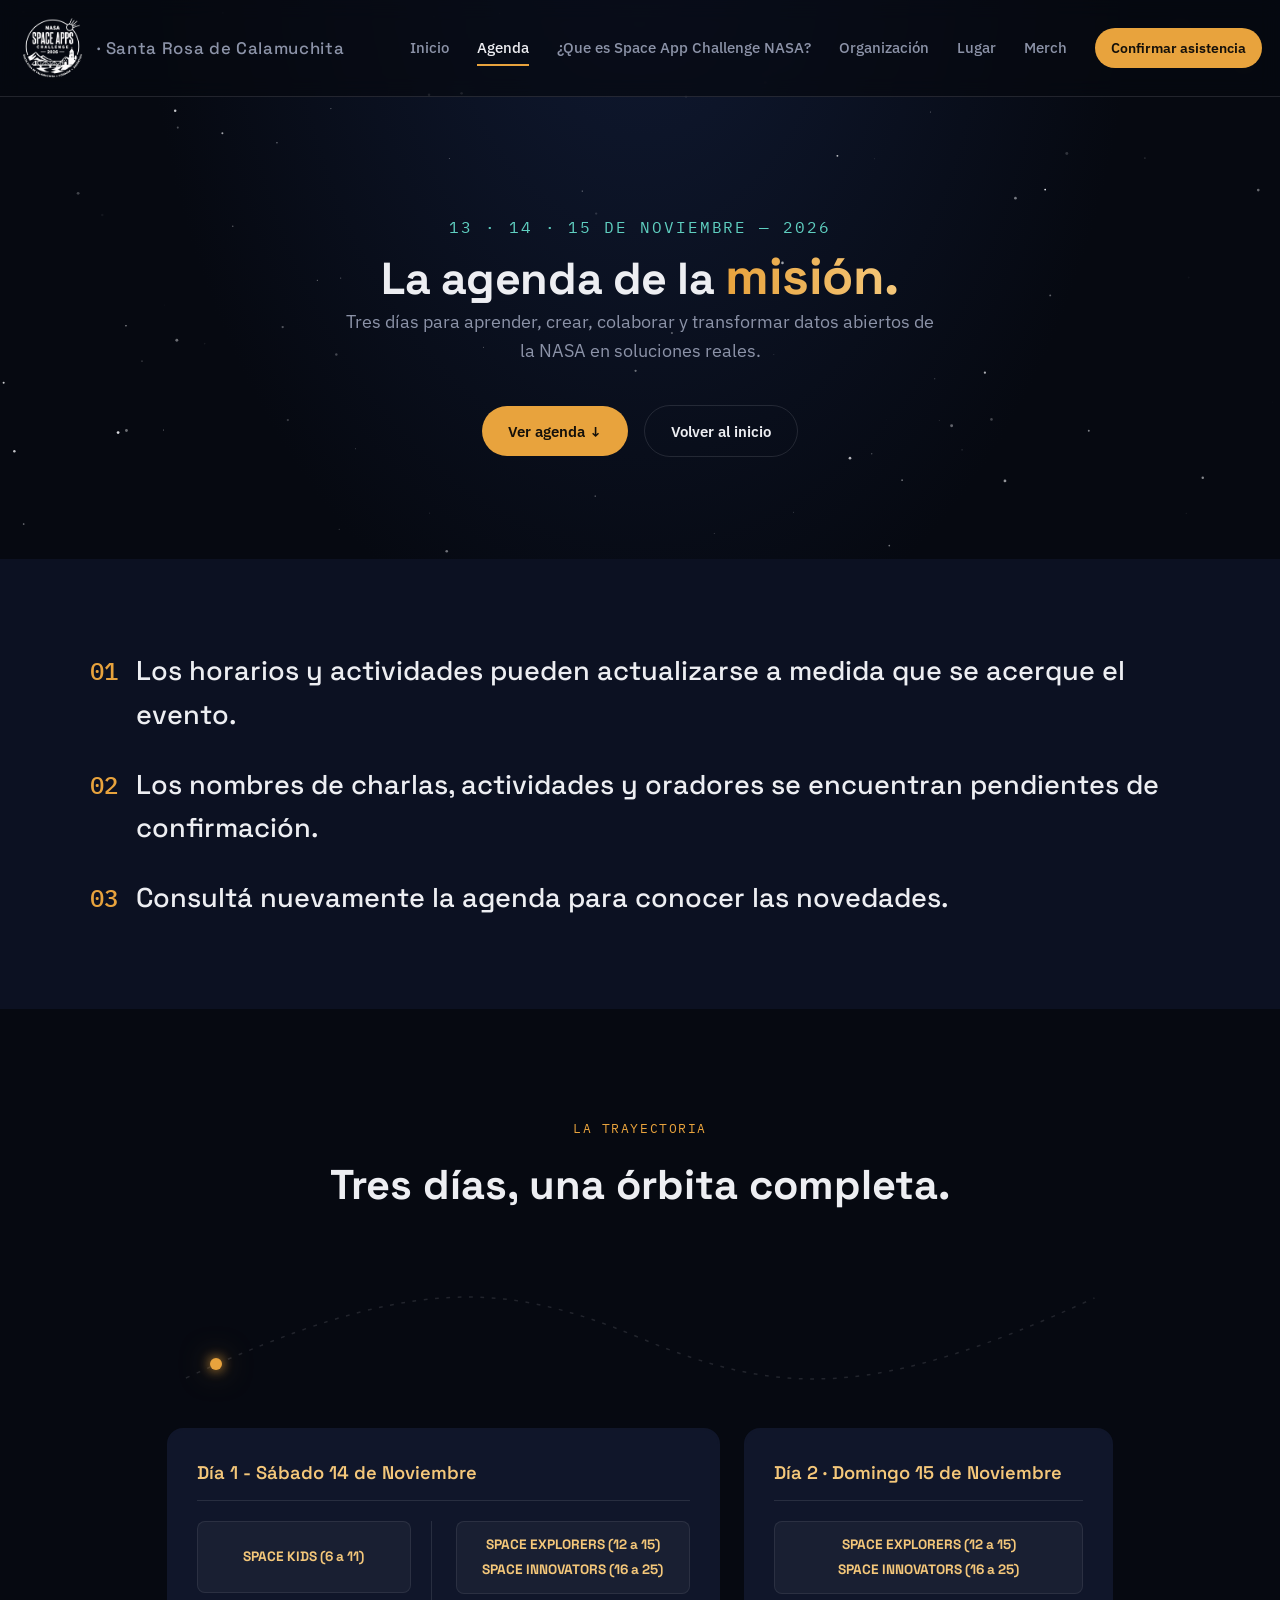
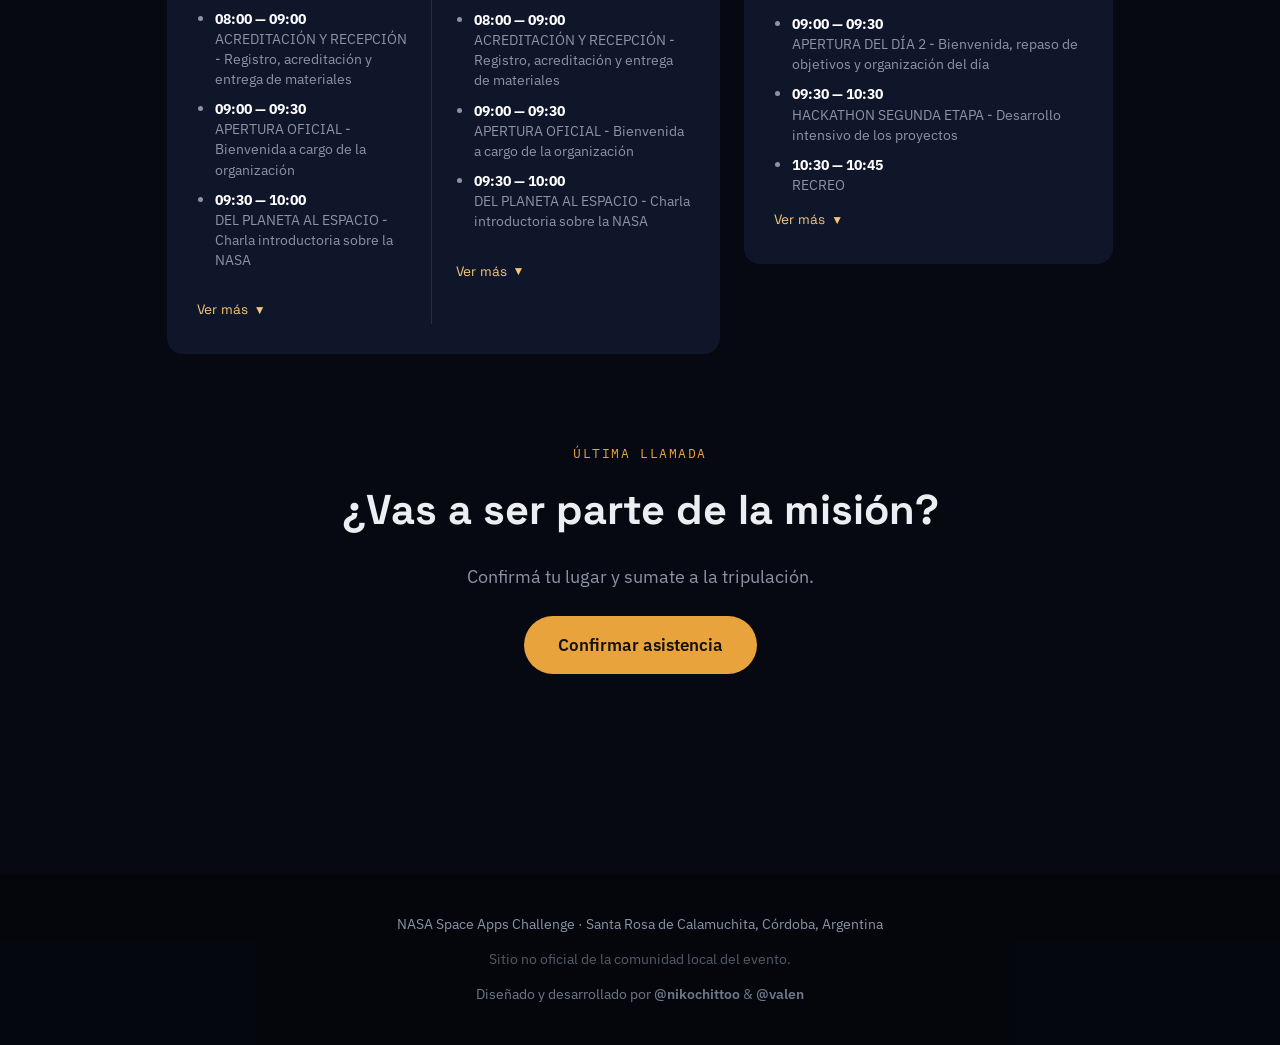
<file: agenda.html>
<!DOCTYPE html>
<html lang="es-AR">
<head>
  <meta charset="UTF-8">
  <meta name="viewport" content="width=device-width, initial-scale=1.0">

  <title>Agenda · SPACE APPS · Santa Rosa de Calamuchita 2026</title>

  <meta
    name="description"
    content="Agenda del NASA Space Apps Challenge 2026 en Santa Rosa de Calamuchita."
  >

  <!-- TIPOGRAFÍAS -->
  <link rel="preconnect" href="https://fonts.googleapis.com">
  <link rel="preconnect" href="https://fonts.gstatic.com" crossorigin>

  <link
    href="https://fonts.googleapis.com/css2?family=Space+Grotesk:wght@500;600;700&family=IBM+Plex+Sans:wght@400;500;600&family=IBM+Plex+Mono:wght@400;500&display=swap"
    rel="stylesheet"
  >

  <!-- CSS PRINCIPAL -->
  <link rel="stylesheet" href="style.css">
  <link rel="icon" type="image/png" href="img/logo/logo.png">
</head>

<!-- Google tag (gtag.js) -->
<script async src="https://www.googletagmanager.com/gtag/js?id=G-7Y9RLD0F36"></script>
<script>
  window.dataLayer = window.dataLayer || [];
  function gtag(){dataLayer.push(arguments);}
  gtag('js', new Date());

  gtag('config', 'G-7Y9RLD0F36');
</script>

<body>
  <!-- CAMPO DE ESTRELLAS -->
  <canvas id="starfield"></canvas>

  <!-- PROGRESO DE SCROLL -->
  <div class="progress-line" id="progressLine"></div>

  <!-- =========================
       NAVBAR
  ========================== -->
   <header class="nav" id="nav">
    <a href="index.html" class="nav__brand">
      <img src="img/logo/logo.png" alt="Logo" class="logo">
      <span class="nav__brand-muted">
        · Santa Rosa de Calamuchita
      </span>
    </a>
    <button class="nav__toggle" id="navToggle" aria-label="Abrir menú" aria-expanded="false">
      <span></span>
      <span></span>
      <span></span>
    </button>
    <nav class="nav__links" id="navLinks">
      <a href="index.html" class="nav__link">
        Inicio
      </a>
      <a href="agenda.html" class="nav__link">
        Agenda
      </a>
      <a href="que-es.html" class="nav__link">
        <span class="texto-normal">¿Que es Space App Challenge NASA?</span>
        <span class="texto-chico">Info</span>
      </a>
      <a href="organizacion.html" class="nav__link">
        Organización
      </a>
      <a href="lugar.html" class="nav__link">
        Lugar
      </a>
      <a href="merch.html" class="nav__link">Merch</a>
      <a
        href=" https://docs.google.com/forms/d/e/1FAIpQLScfEqpRoke6JbXq1Mukbgra3Xgw4x82jFN2dRppEd2FNQ0bPw/viewform"
        class="nav__cta">
        Confirmar asistencia
      </a>
    </nav>
  </header>
  <main>
    <!-- =========================
         CABECERA DE AGENDA
    ========================== -->
    <section class="hero__otros" id="inicio">
      <div class="hero__inner__otros">
        <p class="eyebrow" data-reveal>
          13 · 14 · 15 de noviembre — 2026
        </p>
        <h1 class="hero__title" data-reveal>
          La agenda de la
          <span class="hero__title-accent">
            misión.
          </span>
        </h1>
        <p class="hero__sub" data-reveal>
          Tres días para aprender, crear, colaborar y transformar
          datos abiertos de la NASA en soluciones reales.
        </p>
        <div class="hero__actions" data-reveal>
          <a href="#agenda" class="btn btn--primary">
            Ver agenda ↓
          </a>
          <a href="index.html" class="btn btn--ghost">
            Volver al inicio
          </a>
        </div>
      </div>
    </section>

    <!-- =========================
         INFORMACIÓN
    ========================== -->
    <section class="mission">
      <div class="mission__grid">
        <p class="mission__line" data-reveal>
          <span class="mission__num">01</span>
          Los horarios y actividades pueden actualizarse a medida que
          se acerque el evento.
        </p>
        <p class="mission__line" data-reveal>
          <span class="mission__num">02</span>
          Los nombres de charlas, actividades y oradores se encuentran
          pendientes de confirmación.
        </p>
        <p class="mission__line" data-reveal>
          <span class="mission__num">03</span>
          Consultá nuevamente la agenda para conocer las novedades.
        </p>
      </div>
    </section>

    <!-- =========================
         AGENDA
    ========================== -->
    <section class="agenda" id="agenda">
      <p class="section-eyebrow" data-reveal>
        La trayectoria
      </p>
      <h2 class="section-title" data-reveal>
        Tres días, una órbita completa.
      </h2>
      <!-- ÓRBITA -->
      <div class="orbit" data-reveal>
        <svg viewBox="0 0 1000 140" class="orbit__path" preserveAspectRatio="none" aria-hidden="true">
          <path id="orbitCurve" d="M20,110 C 250,10 350,10 500,70 C 650,130 750,130 980,30"/>
        </svg>
        <div class="orbit__sat" id="orbitSat"></div>
      </div>
      <div class="agenda__grid">
    
        <!-- BOX 1: DÍA 1 -->
        <article class="day-card-agenda">
          <span class="day-card-agenda__label">
            Día 1 - Sábado 14 de Noviembre
          </span>

          <div class="day-card-agenda__subgrid">
            
            <!-- Columna Izquierda: SPACE KIDS -->
            <div class="agenda-column">
              <div class="agenda-category-box">
                <div><strong>SPACE KIDS (6 a 11)</strong></div>
              </div>
              
              <ul class="day-card-agenda__list">
                <li><strong>08:00 — 09:00</strong><br>ACREDITACIÓN Y RECEPCIÓN - Registro, acreditación y entrega de materiales</li>
                <li><strong>09:00 — 09:30</strong><br>APERTURA OFICIAL - Bienvenida a cargo de la organización</li>
                <li><strong>09:30 — 10:00</strong><br>DEL PLANETA AL ESPACIO - Charla introductoria sobre la NASA</li>   
              </ul>

              <div class="agenda-collapse-box" id="kids-d1-more">
                <div class="agenda-collapse-inner">
                  <ul class="day-card-agenda__list" style="padding-top: 10px;">
                    <li><strong>10:00 — 11:00</strong><br>MISIÓN ESPACIAL - Presentación del desafío para los más pequeños</li>
                    <li><strong>11:00 — 11:15</strong><br>RECREO</li>
                    <li><strong>11:15 — 12:15</strong><br>IMAGINAMOS NUESTRA SOLUCIÓN - Dibujos, maquetas, programación desenchufada y creatividad</li>
                    <li><strong>12:15 — 13:15</strong><br>ALMUERZO</li>
                    <li><strong>13:15 — 14:15</strong><br>CONSTRUIMOS EL PROTOTIPO - Maquetas, robots, juegos, carteles y más.</li>
                    <li><strong>14:15 — 15:00</strong><br>PROBAMOS NUESTRA MISIÓN - Testeo y mejora con ayuda de mentores.</li>
                    <li><strong>15:00 — 15:15</strong><br>RECREO</li>
                    <li><strong>15:15 — 16:15</strong><br>PRESENTACIÓN DE PROYECTOS</li>
                    <li><strong>16:15 — 17:00</strong><br>RECONOCIMIENTO DE SPACE KIDS - Entrega de certificados y foto grupal</li>
                  </ul>
                </div>
              </div>

              <button class="agenda-toggle-btn" type="button" onclick="toggleAccordion('kids-d1-more', this)">
                <span class="btn-text">Ver más</span> <span class="arrow">▼</span>
              </button>
            </div>

            <!-- Columna Derecha: SPACE EXPLORERS / INNOVATORS -->
            <div class="agenda-column">
              <div class="agenda-category-box">
                <div><strong>SPACE EXPLORERS (12 a 15)</strong></div>
                <div><strong>SPACE INNOVATORS (16 a 25)</strong></div>
              </div>
              
              <ul class="day-card-agenda__list">
                <li><strong>08:00 — 09:00</strong><br>ACREDITACIÓN Y RECEPCIÓN - Registro, acreditación y entrega de materiales</li>
                <li><strong>09:00 — 09:30</strong><br>APERTURA OFICIAL - Bienvenida a cargo de la organización</li>
                <li><strong>09:30 — 10:00</strong><br>DEL PLANETA AL ESPACIO - Charla introductoria sobre la NASA</li>
                </ul>

              <div class="agenda-collapse-box" id="exp-d1-more">
                <div class="agenda-collapse-inner">
                  <ul class="day-card-agenda__list" style="padding-top: 10px;">
                    <li><strong>10:00 — 10:30</strong><br>PRESENTACIÓN DE LOS DESAFÍOS - Conocimiento y análisis de los desafíos oficiales</li>
                    <li><strong>11:00 — 11:30</strong><br>FORMACIÓN DE EQUIPOS E IDEACIÓN - Equipos, selección de desafío, definición del problema y posibles soluciones</li>
                    <li><strong>11:30 — 11:45</strong><br>RECREO</li>
                    <li><strong>11:45 — 13:00</strong><br>INVESTIGACIÓN Y ANÁLISIS DE DATOS - Exploración de datos abiertos de la NASA, misiones, información científica y tecnológica</li>
                    <li><strong>13:00 — 14:00</strong><br>ALMUERZO</li>
                    <li><strong>14:00 — 15:00</strong><br>SEGUIMOS TRABAJANDO</li>
                    <li><strong>15:00 — 16:00</strong><br>CHECKPOINT</li>
                    <li><strong>17:00 — 18:00</strong><br>CHECKPOINT</li>
                  </ul>
                </div>
              </div>

              <button class="agenda-toggle-btn" type="button" onclick="toggleAccordion('exp-d1-more', this)">
                <span class="btn-text">Ver más</span> <span class="arrow">▼</span>
              </button>
            </div>

          </div>
        </article>

        <!-- BOX 2: DÍA 2 -->
        <article class="day-card-agenda">
          <span class="day-card-agenda__label">
            Día 2 · Domingo 15 de Noviembre
          </span>

          <div class="agenda-category-box" style="margin-bottom: 20px;">
            <div><strong>SPACE EXPLORERS (12 a 15)</strong></div>
            <div><strong>SPACE INNOVATORS (16 a 25)</strong></div>
          </div>

          <ul class="day-card-agenda__list">
            <li><strong>09:00 — 09:30</strong><br>APERTURA DEL DÍA 2 - Bienvenida, repaso de objetivos y organización del día</li>
            <li><strong>09:30 — 10:30</strong><br>HACKATHON SEGUNDA ETAPA - Desarrollo intensivo de los proyectos</li>
            <li><strong>10:30 — 10:45</strong><br>RECREO</li>
          </ul>

          <div class="agenda-collapse-box" id="exp-d2-more">
            <div class="agenda-collapse-inner">
              <ul class="day-card-agenda__list" style="padding-top: 10px;">
                <li><strong>10:45 — 12:30</strong><br>MENTORÍAS ESPECIALIZADAS - Estaciones de mentoría: Datos NASA | Programación | IA y tecnología | Diseño | Ciencia | Comunicación</li>
                <li><strong>12:30 — 13:30</strong><br>ALMUERZO</li>
                <li><strong>13:30 — 15:00</strong><br>DESARROLLO FINAL - Finalización de prototipos, pruebas, diseño y preparación de la presentación</li>
                <li><strong>15:00 — 15:30</strong><br>PRUEBA Y CONTROL FINAL - Verificación de proyectos, datos, descripción, presentación y requisitos de entrega</li>
                <li><strong>15:30 — 17:00</strong><br>PRESENTACIONES FINALES - Cada equipo presenta en 5 minutos (3 minutos de presentación + 2 minutos de preguntas)</li>
                <li><strong>17:00 — 17:30</strong><br>EVALUACIÓN DEL JURADO - Evaluación de proyectos según criterios: impacto, creatividad, validez, relevancia y presentación</li>
                <li><strong>17:30 — 18:00</strong><br>PREMIACIÓN Y CIERRE - Entrega de premios, certificados, foto oficial y palabras de cierre</li>
              </ul>
            </div>
          </div>

          <button class="agenda-toggle-btn" type="button" onclick="toggleAccordion('exp-d2-more', this)" style="margin-top: auto;">
            <span class="btn-text">Ver más</span> <span class="arrow">▼</span>
          </button>
        </article>

      </div>

    <!-- =========================
         CTA
    ========================== -->
    <section class="final-cta">
      <p class="section-eyebrow" data-reveal>
        Última llamada
      </p>
      <h2 class="section-title" data-reveal>
        ¿Vas a ser parte de la misión?
      </h2>
      <p class="hero__sub" data-reveal>
        Confirmá tu lugar y sumate a la tripulación.
      </p>
      <a
        href="https://docs.google.com/forms/d/e/1FAIpQLScfEqpRoke6JbXq1Mukbgra3Xgw4x82jFN2dRppEd2FNQ0bPw/viewform"
        class="btn btn--primary btn--lg" data-reveal>
        Confirmar asistencia
      </a>
    </section>
  </main>
  <!-- ========================= FOOTER ========================== -->
  <footer class="footer">
    <p>
      NASA Space Apps Challenge ·
      Santa Rosa de Calamuchita,
      Córdoba, Argentina
    </p>
    <p class="footer__muted">
      Sitio no oficial de la comunidad local del evento.
    </p>
    <p class="footer__credit">
      Diseñado y desarrollado por
      <a href="https://www.linkedin.com/in/nikochittoo" target="_blank">@nikochittoo</a>
      &
      <a href="https://www.linkedin.com/in/valentin-salda%C3%B1o-aab18125a/" target="_blank">@valen</a>
    </p>
  </footer>

  <!-- JS PRINCIPAL -->
  <script src="script.js"></script>
</body>
</html>
</file>
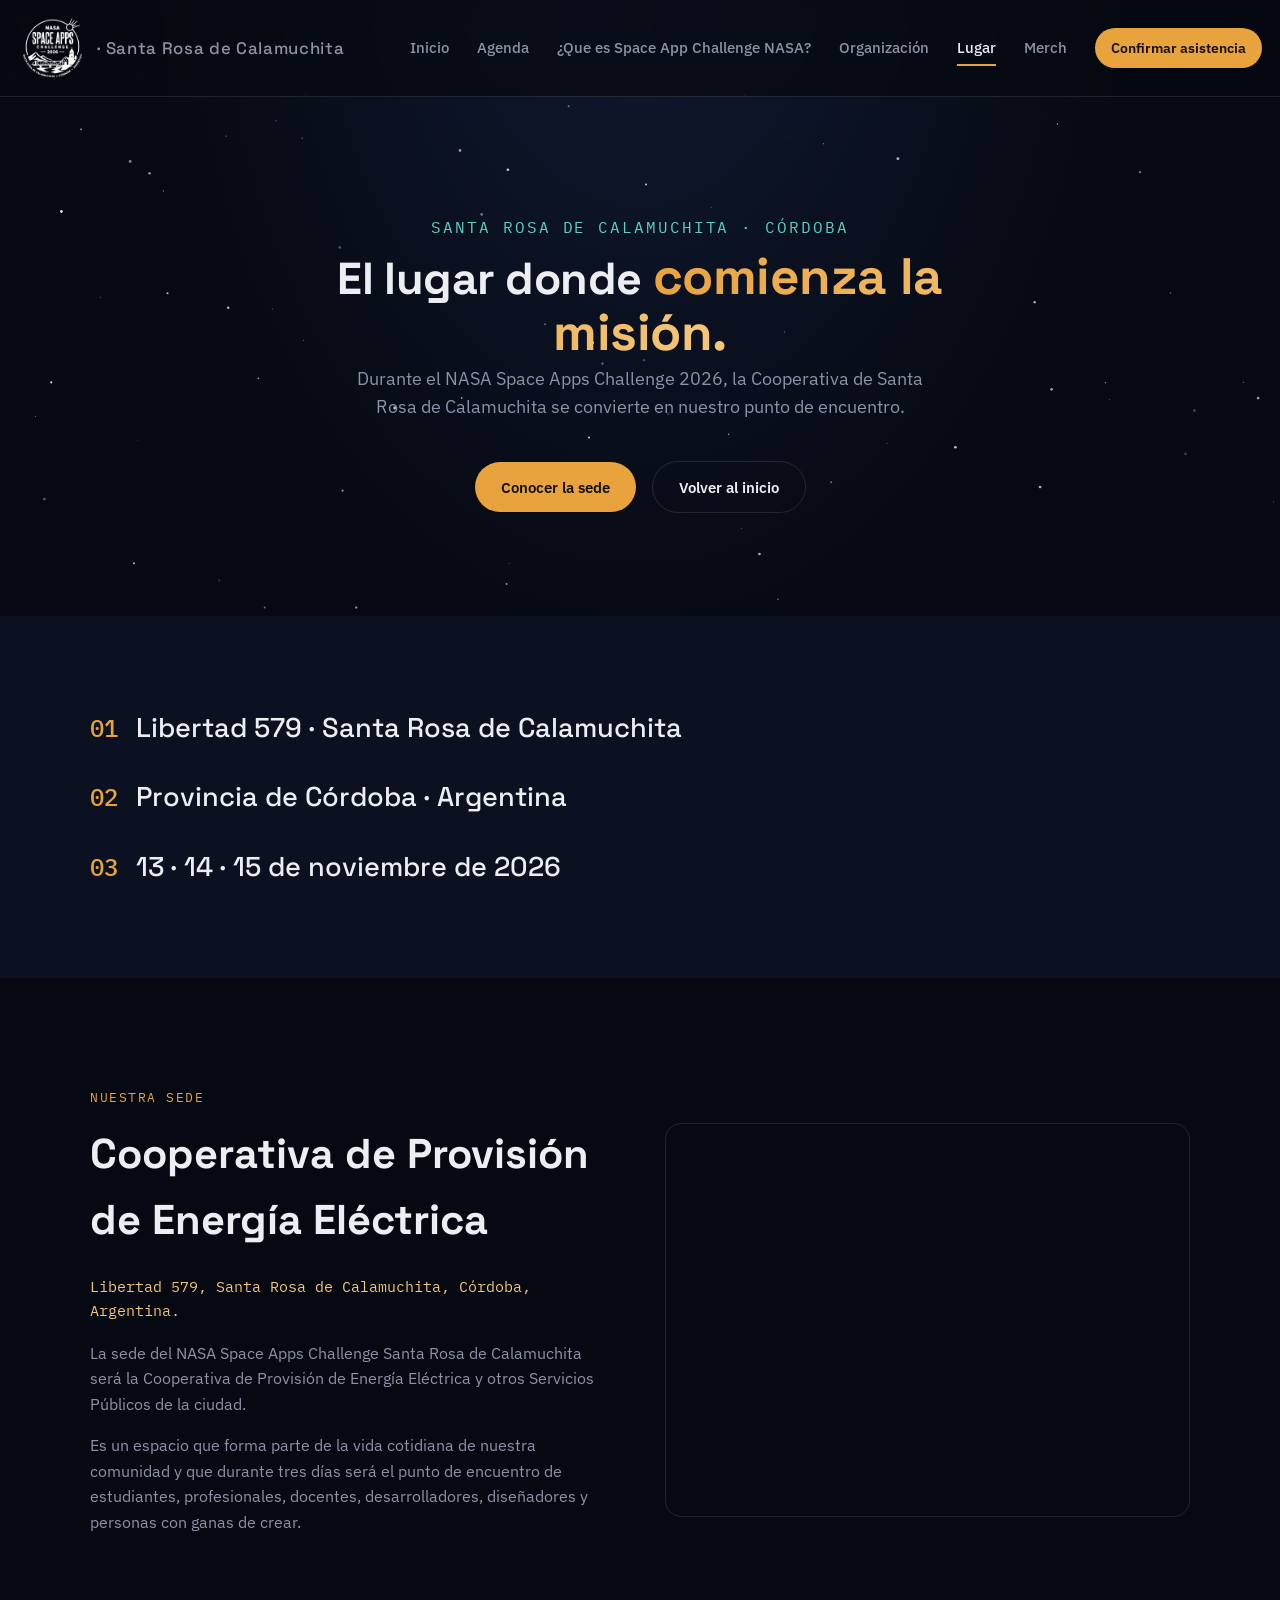
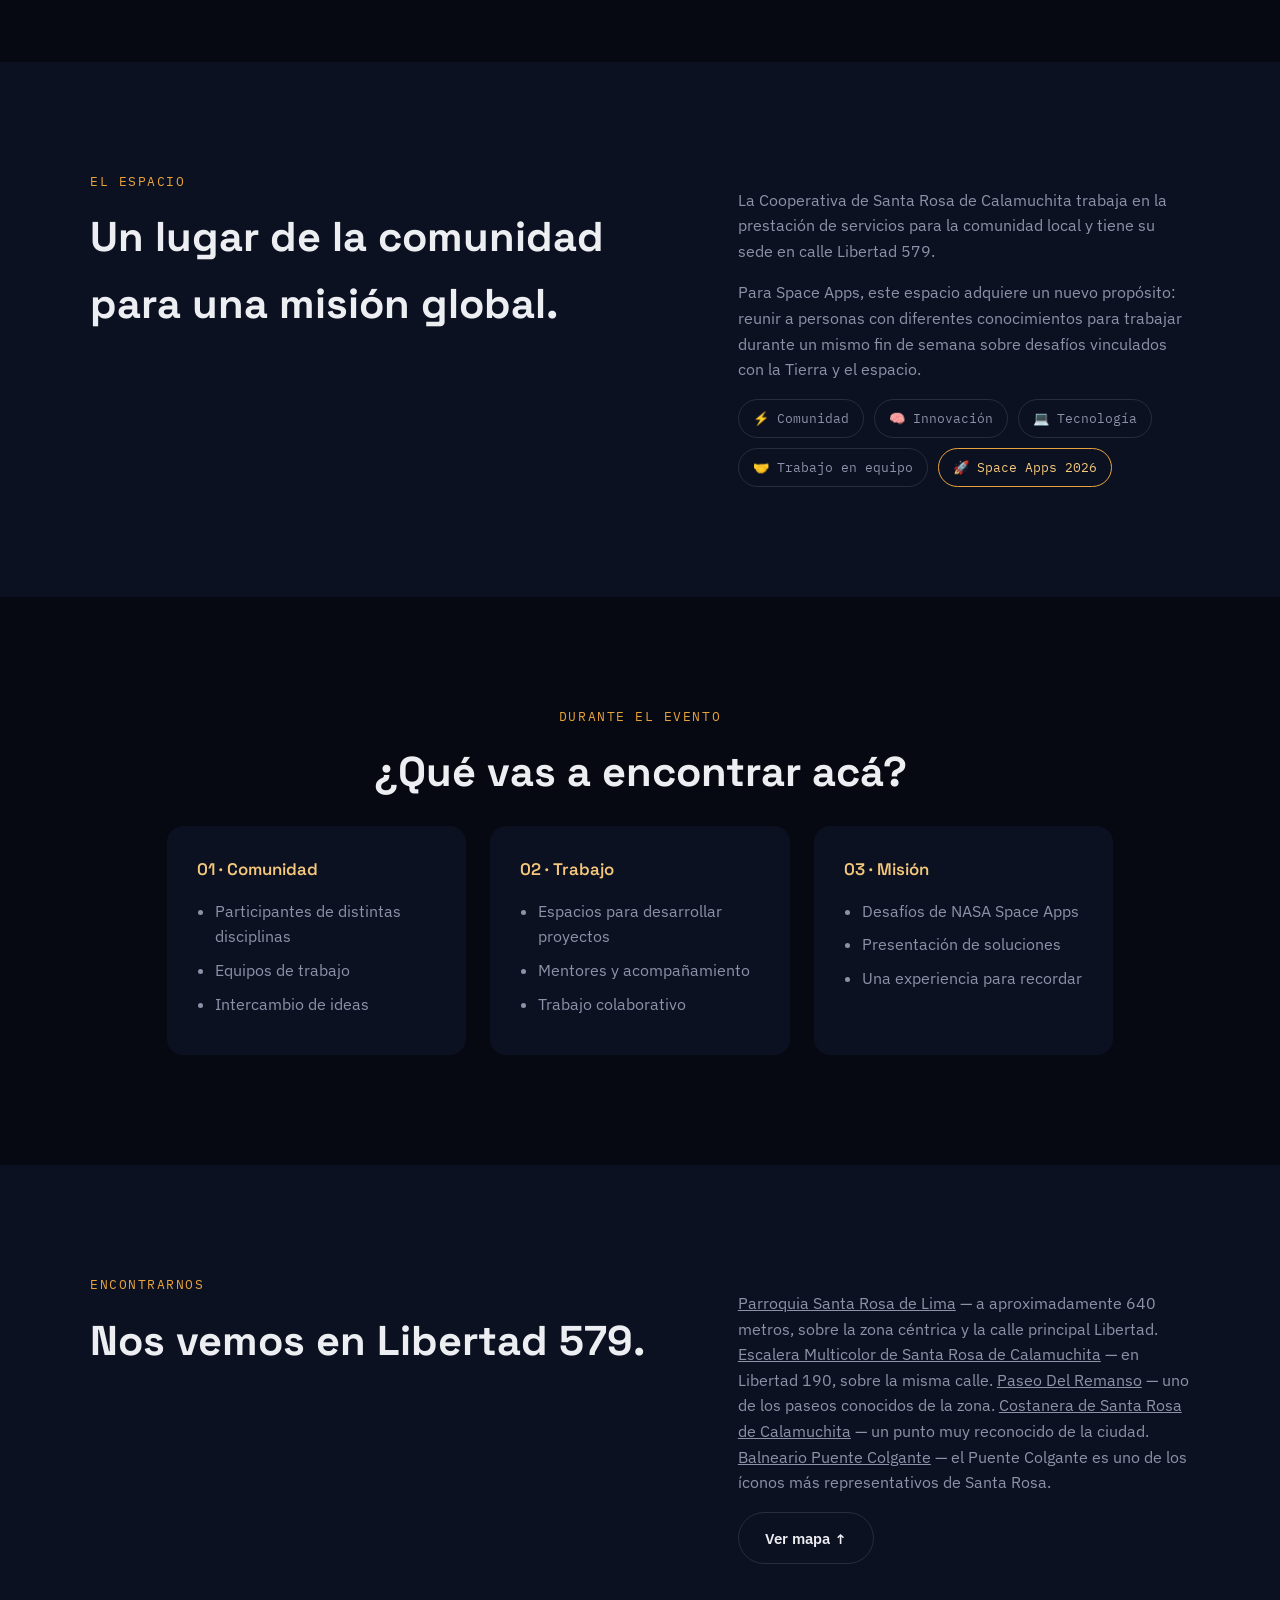
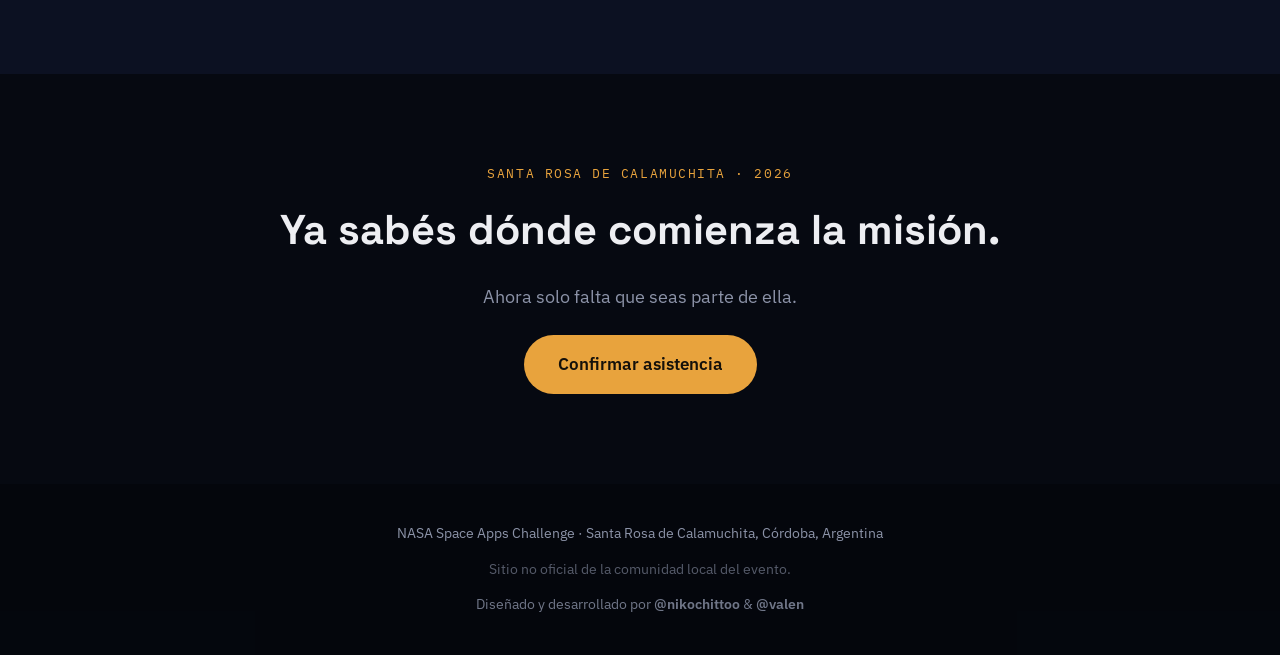
<file: lugar.html>
<!DOCTYPE html>
<html lang="es-AR">

<head>
  <meta charset="UTF-8">
  <meta name="viewport" content="width=device-width, initial-scale=1.0">

  <title>El lugar · SPACE APPS · Santa Rosa de Calamuchita 2026</title>

  <meta name="description"
    content="Conocé la sede del NASA Space Apps Challenge 2026 en Santa Rosa de Calamuchita: Cooperativa de Provisión de Energía Eléctrica, Libertad 579.">

  <link rel="preconnect" href="https://fonts.googleapis.com">
  <link rel="preconnect" href="https://fonts.gstatic.com" crossorigin>

  <link
    href="https://fonts.googleapis.com/css2?family=Space+Grotesk:wght@500;600;700&family=IBM+Plex+Sans:wght@400;500;600&family=IBM+Plex+Mono:wght@400;500&display=swap"
    rel="stylesheet">

  <link rel="stylesheet" href="style.css">
  <link rel="icon" type="image/png" href="img/logo/logo.png">
</head>

<!-- Google tag (gtag.js) -->
<script async src="https://www.googletagmanager.com/gtag/js?id=G-7Y9RLD0F36"></script>
<script>
  window.dataLayer = window.dataLayer || [];
  function gtag(){dataLayer.push(arguments);}
  gtag('js', new Date());

  gtag('config', 'G-7Y9RLD0F36');
</script>

<body>
  <canvas id="starfield"></canvas>
  <div class="progress-line" id="progressLine"></div>

  <!-- ========================= NAVBAR ========================= -->
  <header class="nav" id="nav">
    <a href="index.html" class="nav__brand">
      <img src="img/logo/logo.png" alt="Logo" class="logo">
      <span class="nav__brand-muted">
        · Santa Rosa de Calamuchita
      </span>
    </a>
    <button class="nav__toggle" id="navToggle" aria-label="Abrir menú" aria-expanded="false">
      <span></span>
      <span></span>
      <span></span>
    </button>
    <nav class="nav__links" id="navLinks">
      <a href="index.html" class="nav__link">
        Inicio
      </a>
      <a href="agenda.html" class="nav__link">
        Agenda
      </a>
      <a href="que-es.html" class="nav__link">
        <span class="texto-normal">¿Que es Space App Challenge NASA?</span>
        <span class="texto-chico">Info</span>
      </a>
      <a href="organizacion.html" class="nav__link">
        Organización
      </a>
      <a href="lugar.html" class="nav__link">
        Lugar
      </a>
      <a href="merch.html" class="nav__link">Merch</a>
      <a href=" https://docs.google.com/forms/d/e/1FAIpQLScfEqpRoke6JbXq1Mukbgra3Xgw4x82jFN2dRppEd2FNQ0bPw/viewform"
        class="nav__cta">
        Confirmar asistencia
      </a>
    </nav>
  </header>

  <main>
    <!-- ========================= HERO ========================= -->
    <section class="hero__otros" id="inicio">
      <div class="hero__inner__otros">
        <p class="eyebrow" data-reveal>
          SANTA ROSA DE CALAMUCHITA · CÓRDOBA
        </p>
        <h1 class="hero__title" data-reveal>
          El lugar donde
          <span class="hero__title-accent">
            comienza la misión.
          </span>
        </h1>
        <p class="hero__sub" data-reveal>
          Durante el NASA Space Apps Challenge 2026,
          la Cooperativa de Santa Rosa de Calamuchita
          se convierte en nuestro punto de encuentro.
        </p>
        <div class="hero__actions" data-reveal>
          <a href="#sede" class="btn btn--primary">
            Conocer la sede
          </a>
          <a href="index.html" class="btn btn--ghost">
            Volver al inicio
          </a>
        </div>
      </div>
    </section>

    <!-- ========================= UBICACIÓN RÁPIDA ========================= -->
    <section class="mission">
      <div class="mission__grid">
        <p class="mission__line" data-reveal>
          <span class="mission__num">01</span>
          Libertad 579 · Santa Rosa de Calamuchita
        </p>
        <p class="mission__line" data-reveal>
          <span class="mission__num">02</span>
          Provincia de Córdoba · Argentina
        </p>
        <p class="mission__line" data-reveal>
          <span class="mission__num">03</span>
          13 · 14 · 15 de noviembre de 2026
        </p>
      </div>
    </section>

    <!-- ========================= LA SEDE ========================= -->
    <section class="place-lugar" id="sede">
      <div class="place-lugar__grid">
        <div data-reveal>
          <p class="section-eyebrow">
            Nuestra sede
          </p>
          <h2 class="section-title">
            Cooperativa de Provisión de Energía Eléctrica
          </h2>
          <p class="place-lugar__address">
            Libertad 579,
            Santa Rosa de Calamuchita,
            Córdoba, Argentina.
          </p>
          <p class="place-lugar__text">
            La sede del NASA Space Apps Challenge Santa Rosa de
            Calamuchita será la Cooperativa de Provisión de Energía
            Eléctrica y otros Servicios Públicos de la ciudad.
          </p>
          <p class="place-lugar__text">
            Es un espacio que forma parte de la vida cotidiana de
            nuestra comunidad y que durante tres días será el punto
            de encuentro de estudiantes, profesionales, docentes,
            desarrolladores, diseñadores y personas con ganas de crear.
          </p>
        </div>
        <div class="place-lugar__map" id="mapa" data-reveal>
          <iframe title="Ubicación del NASA Space Apps Challenge Santa Rosa de Calamuchita"
            src="https://maps-api-ssl.google.com/maps?hl=es&ll=-32.065499,-64.539029&output=embed&q=-32.065361,-64.539318&z=19"
            loading="lazy" referrerpolicy="no-referrer-when-downgrade">
          </iframe>
        </div>
      </div>
    </section>

    <!-- ========================= SOBRE LA COOPERATIVA ========================= -->
    <section class="about">
      <div class="about__grid">
        <div>
          <p class="section-eyebrow" data-reveal>
            El espacio
          </p>
          <h2 class="section-title" data-reveal>
            Un lugar de la comunidad para una misión global.
          </h2>
        </div>
        <div>
          <p class="about__text" data-reveal>
            La Cooperativa de Santa Rosa de Calamuchita trabaja
            en la prestación de servicios para la comunidad local
            y tiene su sede en calle Libertad 579.
          </p>
          <p class="about__text" data-reveal>
            Para Space Apps, este espacio adquiere un nuevo propósito:
            reunir a personas con diferentes conocimientos para trabajar
            durante un mismo fin de semana sobre desafíos vinculados
            con la Tierra y el espacio.
          </p>
          <div class="about__badges" data-reveal>
            <span class="badge">
              ⚡ Comunidad
            </span>
            <span class="badge">
              🧠 Innovación
            </span>
            <span class="badge">
              💻 Tecnología
            </span>
            <span class="badge">
              🤝 Trabajo en equipo
            </span>
            <span class="badge badge--accent">
              🚀 Space Apps 2026
            </span>
          </div>
        </div>
      </div>
    </section>

    <!-- ========================= QUÉ VAS A ENCONTRAR ========================= -->
    <section class="agenda">
      <p class="section-eyebrow" data-reveal>
        Durante el evento
      </p>
      <h2 class="section-title" data-reveal>
        ¿Qué vas a encontrar acá?
      </h2>
      <div class="agenda__grid-lugar">
        <article class="day-card-lugar" data-reveal>
          <div class="day-card-lugar__overlay"></div>
          <div class="day-card-lugar__content">
            <span class="day-card-lugar__label">
              01 · Comunidad
            </span>
            <ul class="day-card-lugar__list">
              <li>
                Participantes de distintas disciplinas
              </li>
              <li>
                Equipos de trabajo
              </li>
              <li>
                Intercambio de ideas
              </li>
            </ul>
          </div>
        </article>

        <article class="day-card-lugar" data-reveal>
          <div class="day-card-lugar__overlay"></div>
          <div class="day-card-lugar__content">
            <span class="day-card-lugar__label">
              02 · Trabajo
            </span>
            <ul class="day-card-lugar__list">
              <li>
                Espacios para desarrollar proyectos
              </li>
              <li>
                Mentores y acompañamiento
              </li>
              <li>
                Trabajo colaborativo
              </li>
            </ul>
          </div>
        </article>

        <article class="day-card-lugar" data-reveal>
          <div class="day-card-lugar__overlay"></div>
          <div class="day-card-lugar__content">
            <span class="day-card-lugar__label">
              03 · Misión
            </span>
            <ul class="day-card-lugar__list">
              <li>
                Desafíos de NASA Space Apps
              </li>
              <li>
                Presentación de soluciones
              </li>
              <li>
                Una experiencia para recordar
              </li>
            </ul>
          </div>
        </article>
      </div>
    </section>

    <!-- ========================= CÓMO LLEGAR ========================= -->
    <section class="about">
      <div class="about__grid">
        <div>
          <p class="section-eyebrow" data-reveal>
            Encontrarnos
          </p>
          <h2 class="section-title" data-reveal>
            Nos vemos en Libertad 579.
          </h2>
        </div>
        <div>
          <p class="about__text" data-reveal>
            <a href="https://share.google/u6Nykg73XIN6xw8eQ">Parroquia Santa Rosa de Lima</a> — a aproximadamente 640 metros, sobre la zona céntrica y la calle principal Libertad.
            <a href="https://share.google/6QfG0qSybTtuKDoaV">Escalera Multicolor de Santa Rosa de Calamuchita</a> — en Libertad 190, sobre la misma calle.
            <a href="https://share.google/gfeBGkra2clQRZjBQ">Paseo Del Remanso</a> — uno de los paseos conocidos de la zona.
            <a href="https://share.google/9VeoS4KzJC9jE9g1z">Costanera de Santa Rosa de Calamuchita</a> — un punto muy reconocido de la ciudad.
            <a href="https://share.google/Ymi5xLBH2sRWY6A8x">Balneario Puente Colgante</a> — el Puente Colgante es uno de los íconos más representativos de Santa Rosa.
          </p>
          <a href="#mapa" class="btn btn--ghost" data-reveal>
            Ver mapa ↑
          </a>
        </div>
      </div>
    </section>

    <!-- ========================= CTA ========================= -->
    <section class="final-cta">
      <p class="section-eyebrow" data-reveal>
        Santa Rosa de Calamuchita · 2026
      </p>
      <h2 class="section-title" data-reveal>
        Ya sabés dónde comienza la misión.
      </h2>
      <p class="hero__sub" data-reveal>
        Ahora solo falta que seas parte de ella.
      </p>
      <a href="https://docs.google.com/forms/d/e/1FAIpQLScfEqpRoke6JbXq1Mukbgra3Xgw4x82jFN2dRppEd2FNQ0bPw/viewform"
        class="btn btn--primary btn--lg" data-reveal>
        Confirmar asistencia
      </a>
    </section>
  </main>

  <!-- ========================= FOOTER ========================= -->
  <footer class="footer">
    <p>
      NASA Space Apps Challenge ·
      Santa Rosa de Calamuchita,
      Córdoba, Argentina
    </p>
    <p class="footer__muted">
      Sitio no oficial de la comunidad local del evento.
    </p>
    <p class="footer__credit">
      Diseñado y desarrollado por
      <a href="https://www.linkedin.com/in/nikochittoo" target="_blank">@nikochittoo</a>
      &
      <a href="https://www.linkedin.com/in/valentin-salda%C3%B1o-aab18125a/" target="_blank">@valen</a>
    </p>
  </footer>

  <script src="script.js"></script>
</body>
</html>
</file>
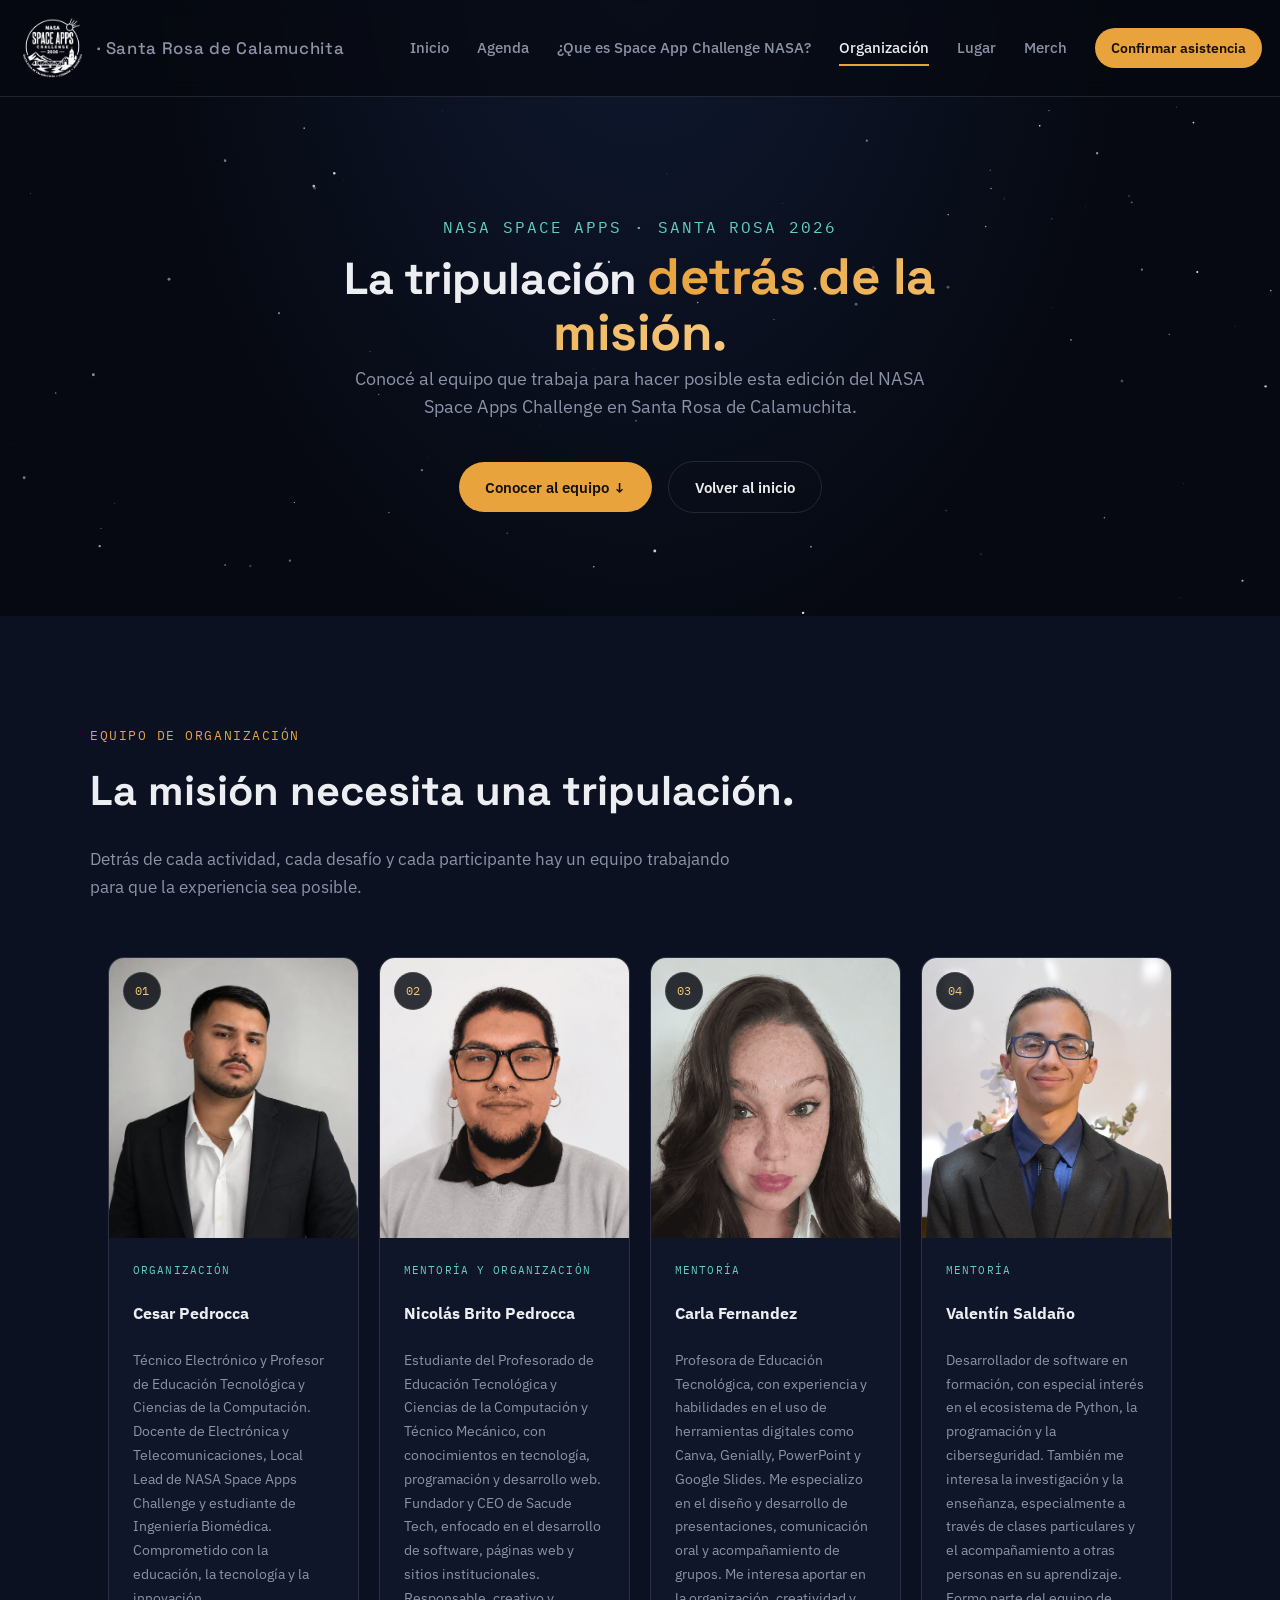
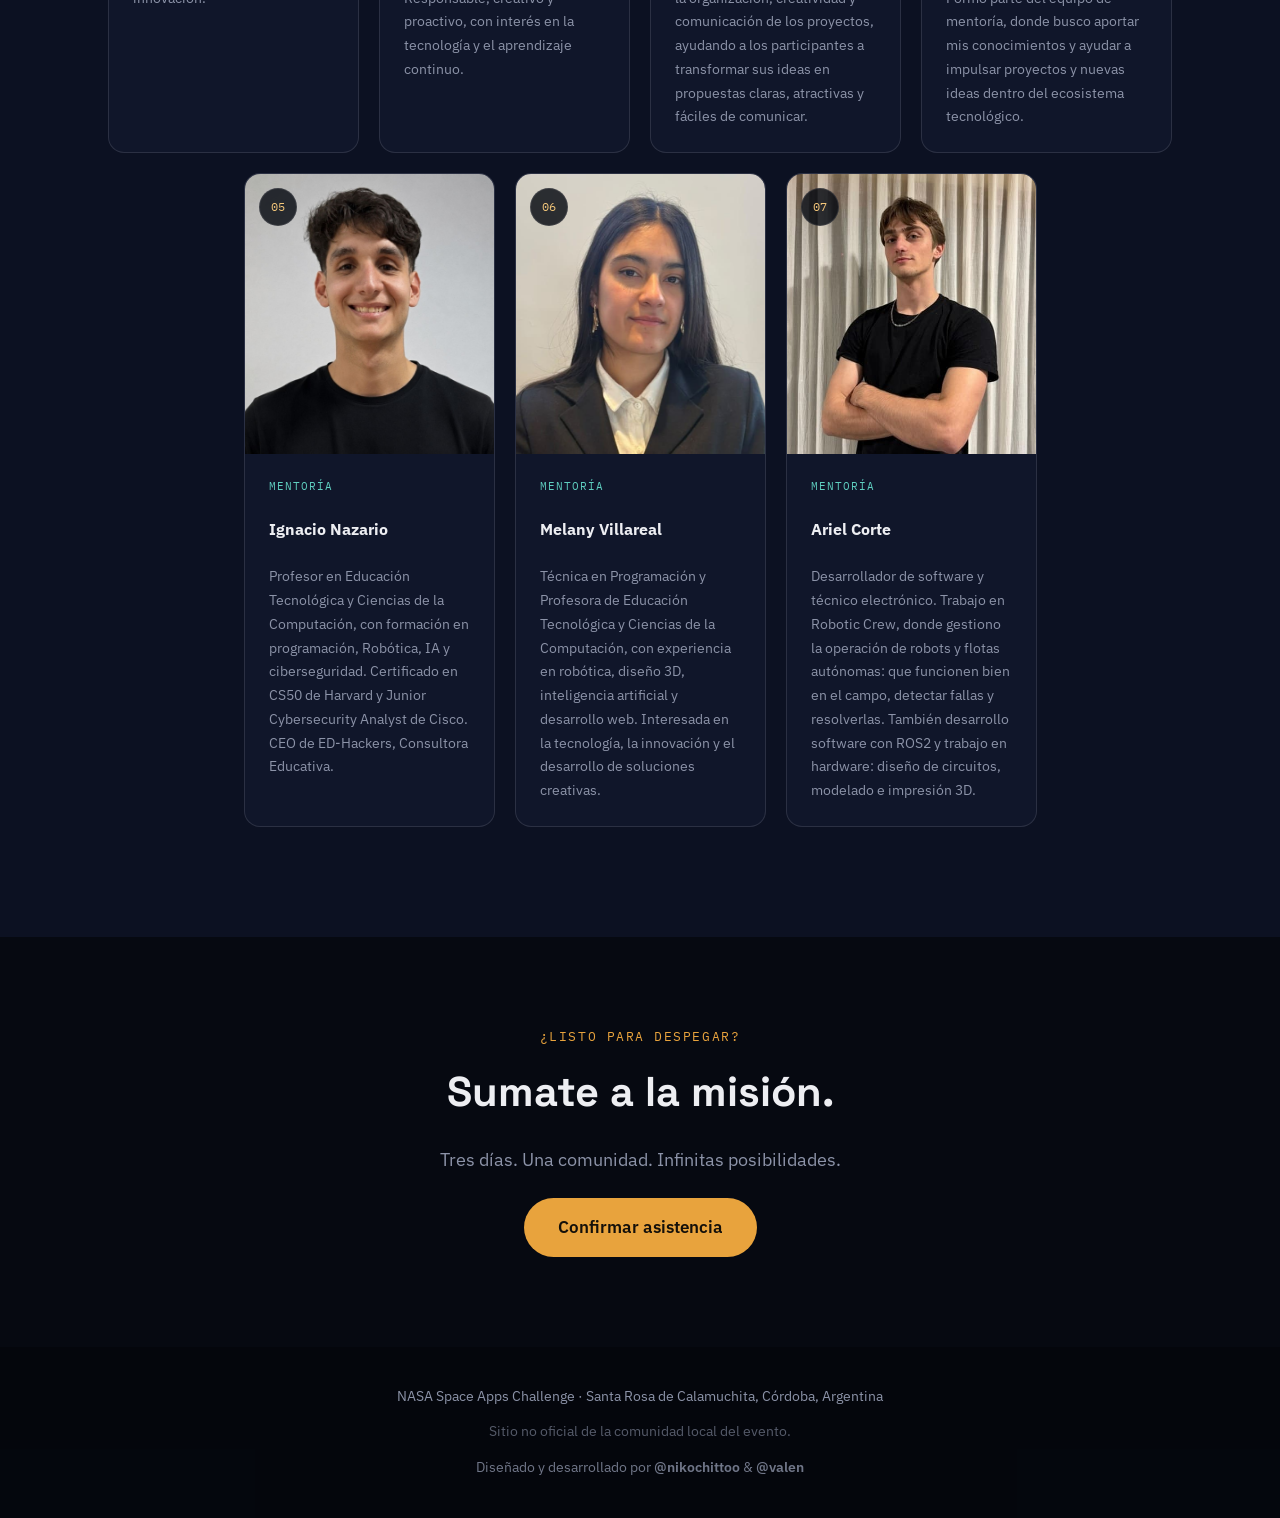
<file: organizacion.html>
<!DOCTYPE html>
<html lang="es-AR">

<head>

<!-- Google tag (gtag.js) -->
<script async src="https://www.googletagmanager.com/gtag/js?id=G-7Y9RLD0F36"></script>
<script>
  window.dataLayer = window.dataLayer || [];
  function gtag(){dataLayer.push(arguments);}
  gtag('js', new Date());

  gtag('config', 'G-7Y9RLD0F36');
</script>

  <meta charset="UTF-8">

  <meta
    name="viewport"
    content="width=device-width, initial-scale=1.0"
  >

  <title>
    Organización · SPACE APPS · Santa Rosa
  </title>

  <meta
    name="description"
    content="Equipo de organización del NASA Space Apps Challenge 2026 · Santa Rosa de Calamuchita."
  >

  <link rel="preconnect" href="https://fonts.googleapis.com">

  <link
    rel="preconnect"
    href="https://fonts.gstatic.com"
    crossorigin
  >

  <link
    href="https://fonts.googleapis.com/css2?family=Space+Grotesk:wght@500;600;700&family=IBM+Plex+Sans:wght@400;500;600&family=IBM+Plex+Mono:wght@400;500&display=swap"
    rel="stylesheet"
  >

  <link
    rel="stylesheet"
    href="style.css"
  >
  <link rel="icon" type="image/png" href="img/logo/logo.png">

  <style>
    /* Transformamos la grilla en un contenedor Flex para que centre los sobrantes */
    .organization__grid {
      display: flex !important;
      flex-wrap: wrap;
      justify-content: center;
      /* El 'gap' original de tu style.css se mantiene intacto */
    }
    
    /* ESCRITORIO: 4 tarjetas por fila */
    .organization__grid .organizer-card {
      flex: 0 0 calc(25% - 1.5rem); 
      max-width: calc(25% - 1.5rem);
    }

    /* TABLET: 2 tarjetas por fila (como en tu captura de pantalla a 916px) */
    @media (max-width: 1024px) {
      .organization__grid .organizer-card {
        flex: 0 0 calc(50% - 1rem); 
        max-width: calc(50% - 1rem);
      }
    }

    /* MÓVIL: 1 tarjeta por fila */
    @media (max-width: 600px) {
      .organization__grid .organizer-card {
        flex: 0 0 100%;
        max-width: 100%;
      }
    }
  </style>

</head>


<body>

  <canvas id="starfield"></canvas>
  <div class="progress-line" id="progressLine"></div>

  <header class="nav" id="nav">
    <a href="index.html" class="nav__brand">
      <img src="img/logo/logo.png" alt="Logo" class="logo">
      <span class="nav__brand-muted">
        · Santa&nbsp;Rosa de Calamuchita
      </span>
    </a>
    <button class="nav__toggle" id="navToggle" aria-label="Abrir menú" aria-expanded="false">
      <span></span>
      <span></span>
      <span></span>
    </button>
    <nav class="nav__links" id="navLinks">
      <a href="index.html#inicio" class="nav__link">
        Inicio
      </a>
      <a href="agenda.html" class="nav__link">
        Agenda
      </a>
      <a href="que-es.html" class="nav__link">
        <span class="texto-normal">¿Que es Space App Challenge NASA?</span>
        <span class="texto-chico">Info</span>
      </a>
      <a href="organizacion.html" class="nav__link">
        Organización
      </a>
      <a href="lugar.html" class="nav__link">
        Lugar
      </a>
      <a href="merch.html" class="nav__link">Merch</a>
      <a 
        href=" https://docs.google.com/forms/d/e/1FAIpQLScfEqpRoke6JbXq1Mukbgra3Xgw4x82jFN2dRppEd2FNQ0bPw/viewform"
        class="nav__cta">
        Confirmar asistencia
      </a>
    </nav>
  </header>
  <main>
    <section class="hero__otros" id="inicio">
      <div class="hero__inner__otros">
        <p class="eyebrow" data-reveal>
          NASA SPACE APPS · SANTA ROSA 2026
        </p>
        <h1 class="hero__title" data-reveal>
          La tripulación
          <span class="hero__title-accent">
            detrás de la misión.
          </span>
        </h1>
        <p class="hero__sub" data-reveal>
          Conocé al equipo que trabaja para hacer posible
          esta edición del NASA Space Apps Challenge
          en Santa Rosa de Calamuchita.
        </p>
        <div class="hero__actions" data-reveal>
          <a href="#organizacion" class="btn btn--primary">
            Conocer al equipo ↓
          </a>
          <a href="index.html" class="btn btn--ghost">
            Volver al inicio
          </a>
        </div>
      </div>
    </section>

    <section class="organization" id="organizacion">
      <div class="organization__header">
        <p class="section-eyebrow" data-reveal>
          Equipo de organización
        </p>
        <h2 class="section-title" data-reveal>
          La misión necesita una tripulación.
        </h2>
        <p class="organization__intro" data-reveal>
          Detrás de cada actividad, cada desafío y cada
          participante hay un equipo trabajando para que
          la experiencia sea posible.
        </p>
      </div>
      <div class="organization__grid">
        <article class="organizer-card" data-reveal>
          <div class="organizer-card__image">
            <img src="img/organizadores-mentores/Cesar.jpeg" alt="Nombre del orador 1">
            <div class="organizer-card__number">01</div>
          </div>
          <div class="organizer-card__content">
            <span class="organizer-card__role">Organización</span>
            <h4>Cesar Pedrocca</h4>
            <p>Técnico Electrónico y Profesor de Educación Tecnológica y Ciencias de la Computación. Docente de Electrónica y Telecomunicaciones, Local Lead de NASA Space Apps Challenge y estudiante de Ingeniería Biomédica. Comprometido con la educación, la tecnología y la innovación.</p>
          </div>
        </article>

        <article class="organizer-card" data-reveal>
          <div class="organizer-card__image">
            <img src="img/organizadores-mentores/Niko.png" alt="Nombre del orador 2">
            <div class="organizer-card__number">02</div>
          </div>
          <div class="organizer-card__content">
            <span class="organizer-card__role">Mentoría y organización</span>
            <h4>Nicolás Brito Pedrocca</h4>
            <p>Estudiante del Profesorado de Educación Tecnológica y Ciencias de la Computación y Técnico Mecánico, con conocimientos en tecnología, programación y desarrollo web. Fundador y CEO de Sacude Tech, enfocado en el desarrollo de software, páginas web y sitios institucionales. Responsable, creativo y proactivo, con interés en la tecnología y el aprendizaje continuo.</p>
          </div>
        </article>

        <article class="organizer-card" data-reveal>
          <div class="organizer-card__image">
            <img src="img/organizadores-mentores/Carla 2.png" alt="Nombre del orador 3">
            <div class="organizer-card__number">03</div>
          </div>
          <div class="organizer-card__content">
            <span class="organizer-card__role">Mentoría</span>
            <h4>Carla Fernandez</h4>
            <p>Profesora de Educación Tecnológica, con experiencia y habilidades en el uso de herramientas digitales como Canva, Genially, PowerPoint y Google Slides. Me especializo en el diseño y desarrollo de presentaciones, comunicación oral y acompañamiento de grupos. Me interesa aportar en la organización, creatividad y comunicación de los proyectos, ayudando a los participantes a transformar sus ideas en propuestas claras, atractivas y fáciles de comunicar.</p>
          </div>
        </article>

        <article class="organizer-card" data-reveal>
          <div class="organizer-card__image">
            <img src="img/organizadores-mentores/Valen.jpeg" alt="Nombre del orador 4">
            <div class="organizer-card__number">04</div>
          </div>
          <div class="organizer-card__content">
            <span class="organizer-card__role">Mentoría</span>
            <h4>Valentín Saldaño</h4>
            <p>Desarrollador de software en formación, con especial interés en el ecosistema de Python, la programación y la ciberseguridad. También me interesa la investigación y la enseñanza, especialmente a través de clases particulares y el acompañamiento a otras personas en su aprendizaje. Formo parte del equipo de mentoría, donde busco aportar mis conocimientos y ayudar a impulsar proyectos y nuevas ideas dentro del ecosistema tecnológico.</p>
          </div>
        </article>

        <article class="organizer-card" data-reveal>
          <div class="organizer-card__image">
            <img src="img/organizadores-mentores/Nacho.jpeg" alt="Nombre del orador 5">
            <div class="organizer-card__number">05</div>
          </div>
          <div class="organizer-card__content">
            <span class="organizer-card__role">Mentoría</span>
            <h4>Ignacio Nazario</h4>
            <p>Profesor en Educación Tecnológica y Ciencias de la Computación, con formación en programación, Robótica, IA y ciberseguridad. Certificado en CS50 de Harvard y Junior Cybersecurity Analyst de Cisco. CEO de ED-Hackers, Consultora Educativa.</p>
          </div>
        </article>

        <article class="organizer-card" data-reveal>
          <div class="organizer-card__image">
            <img src="img/organizadores-mentores/Mela.jpeg" alt="Nombre del orador 6">
            <div class="organizer-card__number">06</div>
          </div>
          <div class="organizer-card__content">
            <span class="organizer-card__role">Mentoría</span>
            <h4>Melany Villareal</h4>
            <p>Técnica en Programación y Profesora de Educación Tecnológica y Ciencias de la Computación, con experiencia en robótica, diseño 3D, inteligencia artificial y desarrollo web. Interesada en la tecnología, la innovación y el desarrollo de soluciones creativas.</p>
          </div>
        </article>

        <article class="organizer-card" data-reveal>
          <div class="organizer-card__image">
            <img src="img/organizadores-mentores/Ariel.jpeg" alt="Nombre del orador 7">
            <div class="organizer-card__number">07</div>
          </div>
          <div class="organizer-card__content">
            <span class="organizer-card__role">Mentoría</span>
            <h4>Ariel Corte</h4>
            <p>Desarrollador de software y técnico electrónico. Trabajo en Robotic Crew, donde gestiono la operación de robots y flotas autónomas: que funcionen bien en el campo, detectar fallas y resolverlas. También desarrollo software con ROS2 y trabajo en hardware: diseño de circuitos, modelado e impresión 3D.</p>
          </div>
        </article>

      </div>
    </section>

    <section class="final-cta">
      <p class="section-eyebrow" data-reveal>
        ¿Listo para despegar?
      </p>
      <h2 class="section-title" data-reveal>
        Sumate a la misión.
      </h2>
      <p class="hero__sub" data-reveal>
        Tres días. Una comunidad.
        Infinitas posibilidades.
      </p>
      <a
        href="https://docs.google.com/forms/d/e/1FAIpQLScfEqpRoke6JbXq1Mukbgra3Xgw4x82jFN2dRppEd2FNQ0bPw/viewform"
        class="btn btn--primary btn--lg" data-reveal>
        Confirmar asistencia
      </a>
    </section>
  </main>

  <footer class="footer">
    <p>
      NASA Space Apps Challenge ·
      Santa Rosa de Calamuchita,
      Córdoba, Argentina
    </p>
    <p class="footer__muted">
      Sitio no oficial de la comunidad local del evento.
    </p>
    <p class="footer__credit">
      Diseñado y desarrollado por
      <a href="https://www.linkedin.com/in/nikochittoo" target="_blank">@nikochittoo</a>
      &
      <a href="https://www.linkedin.com/in/valentin-salda%C3%B1o-aab18125a/" target="_blank">@valen</a>
    </p>
  </footer>

  <script src="script.js"></script>
</body>
</html>
</file>
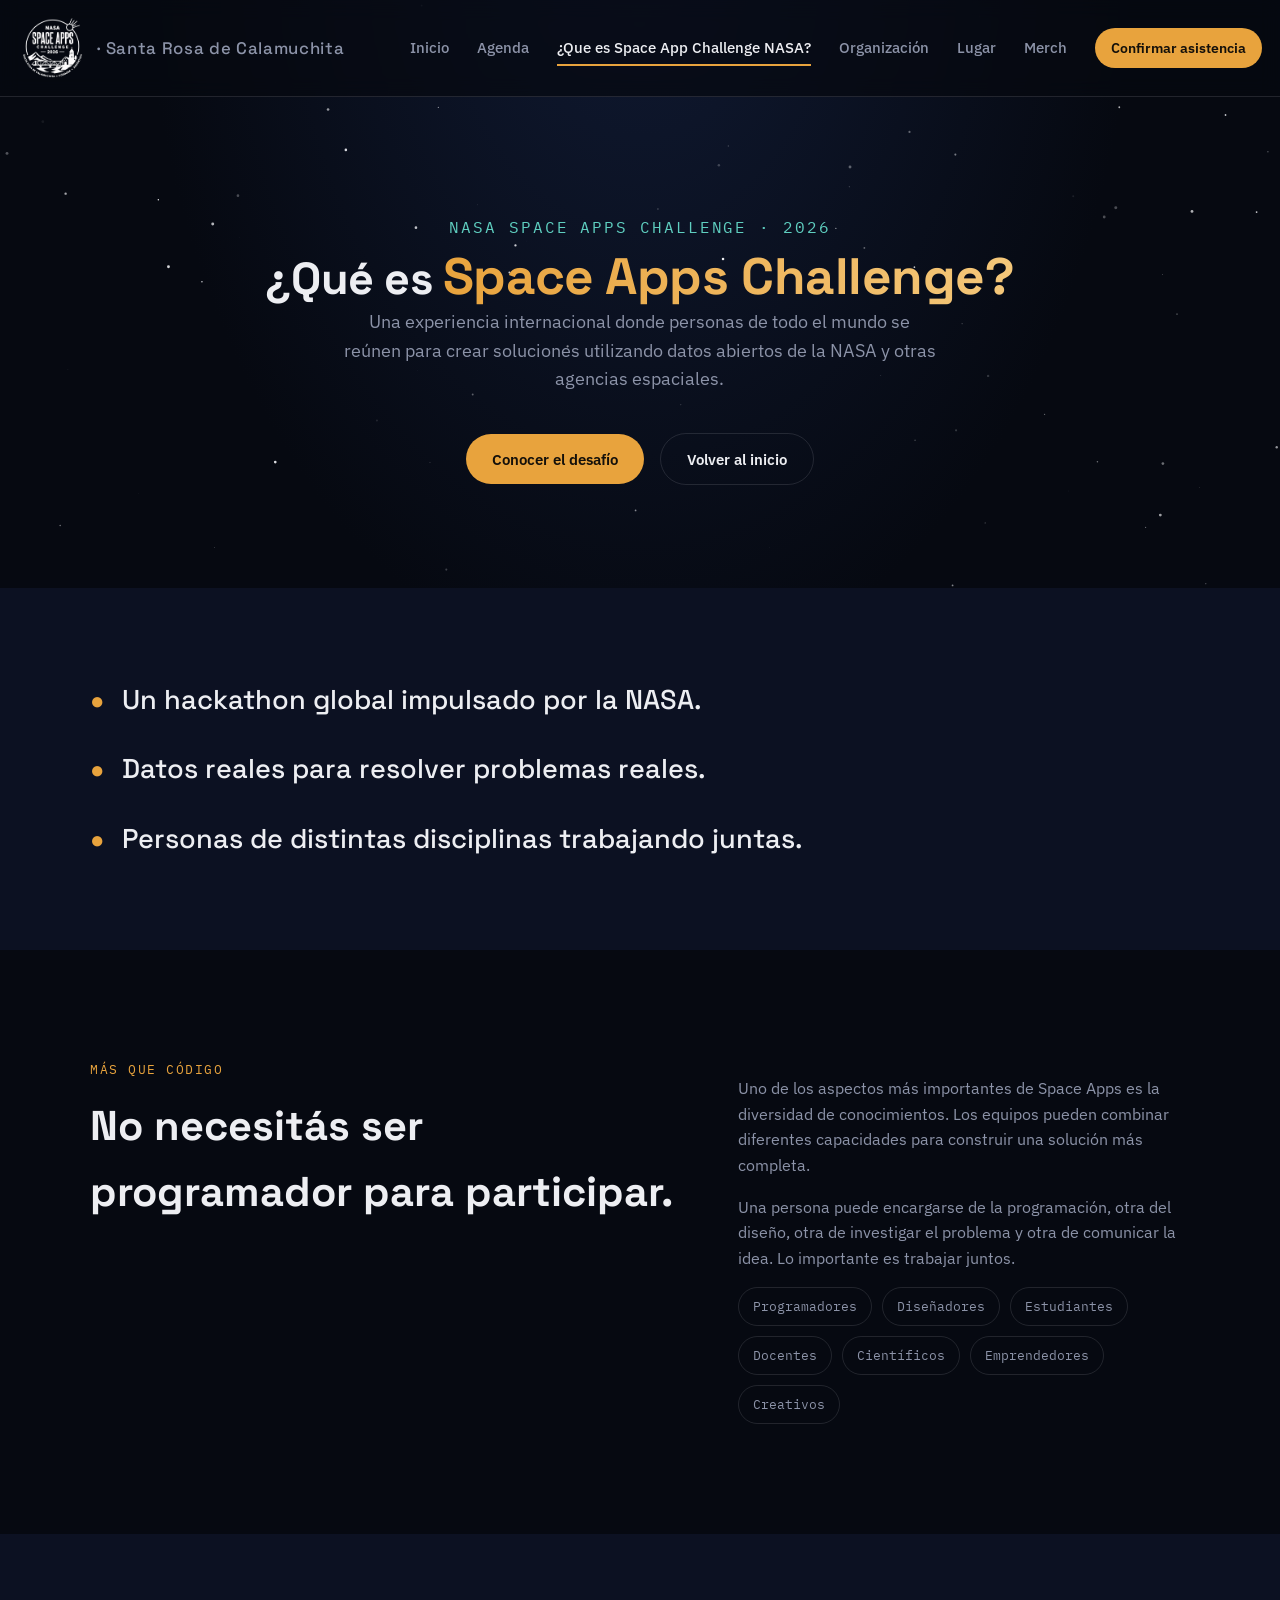
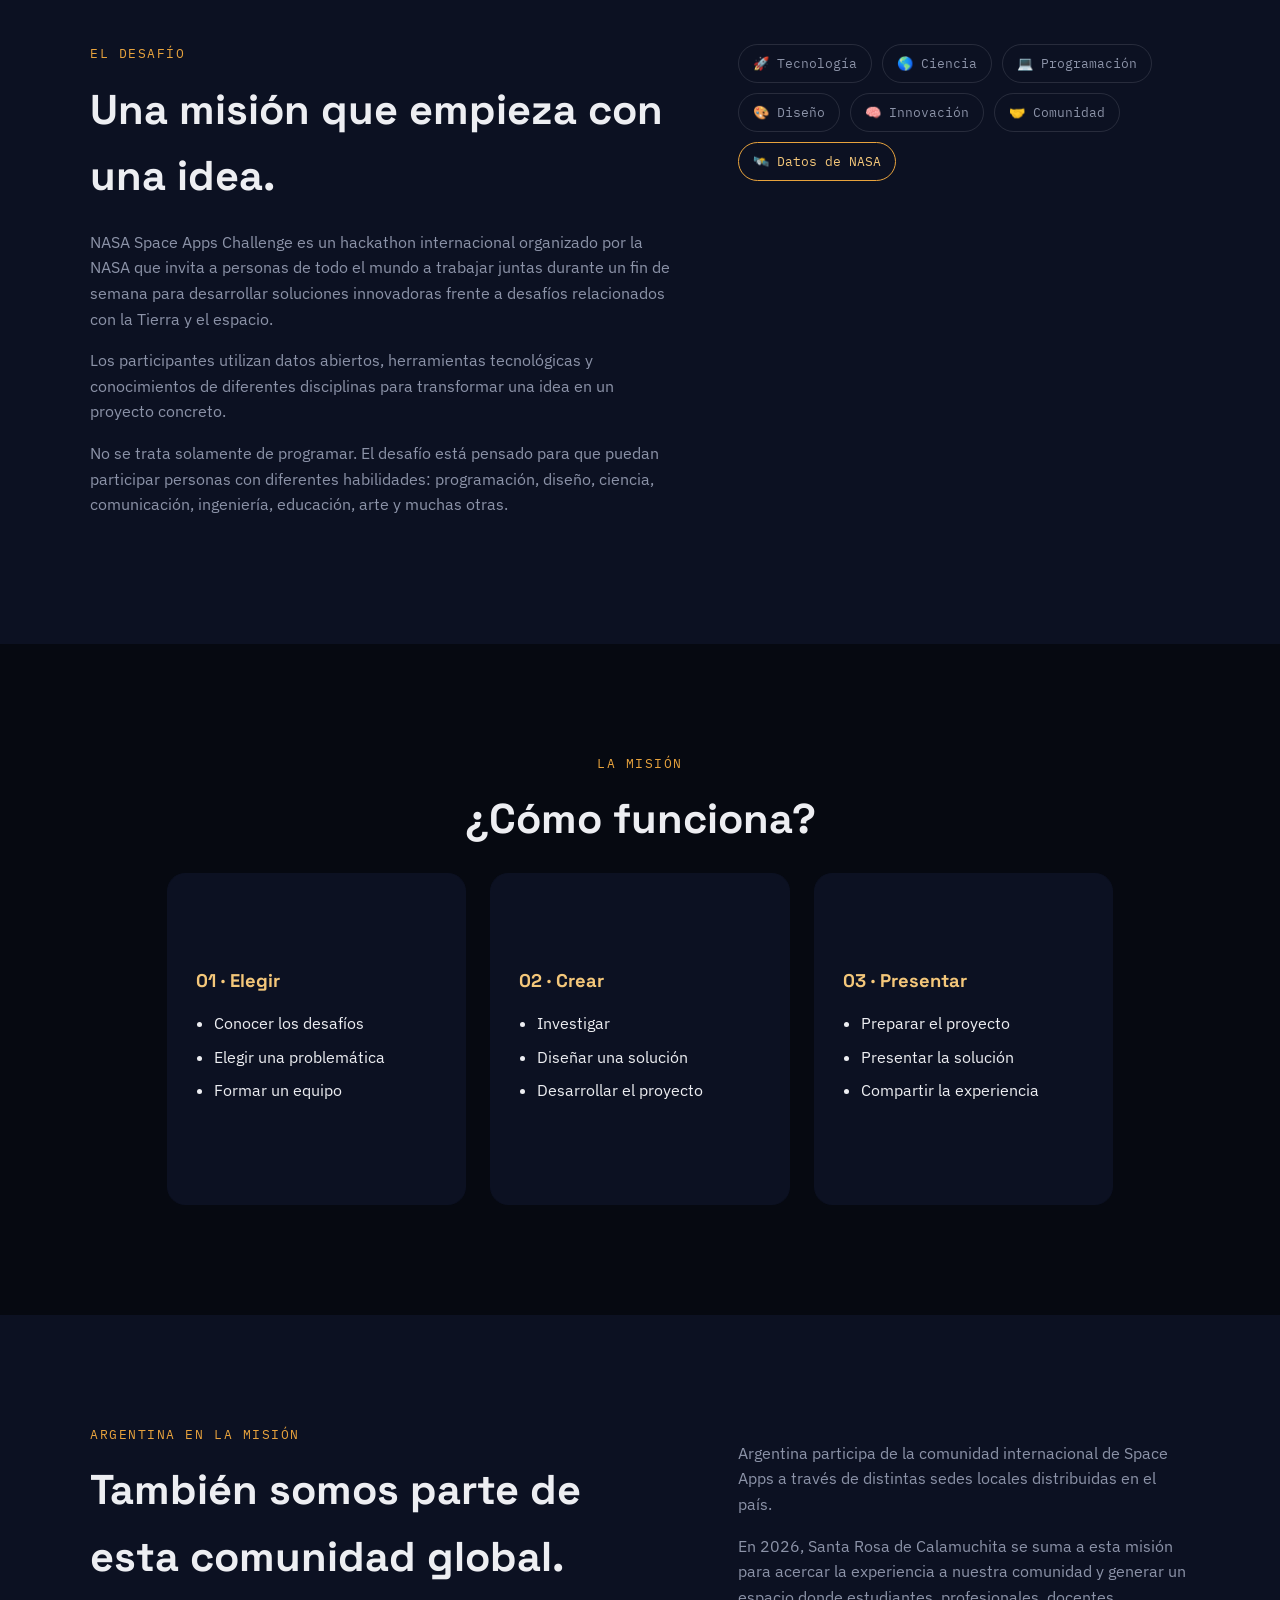
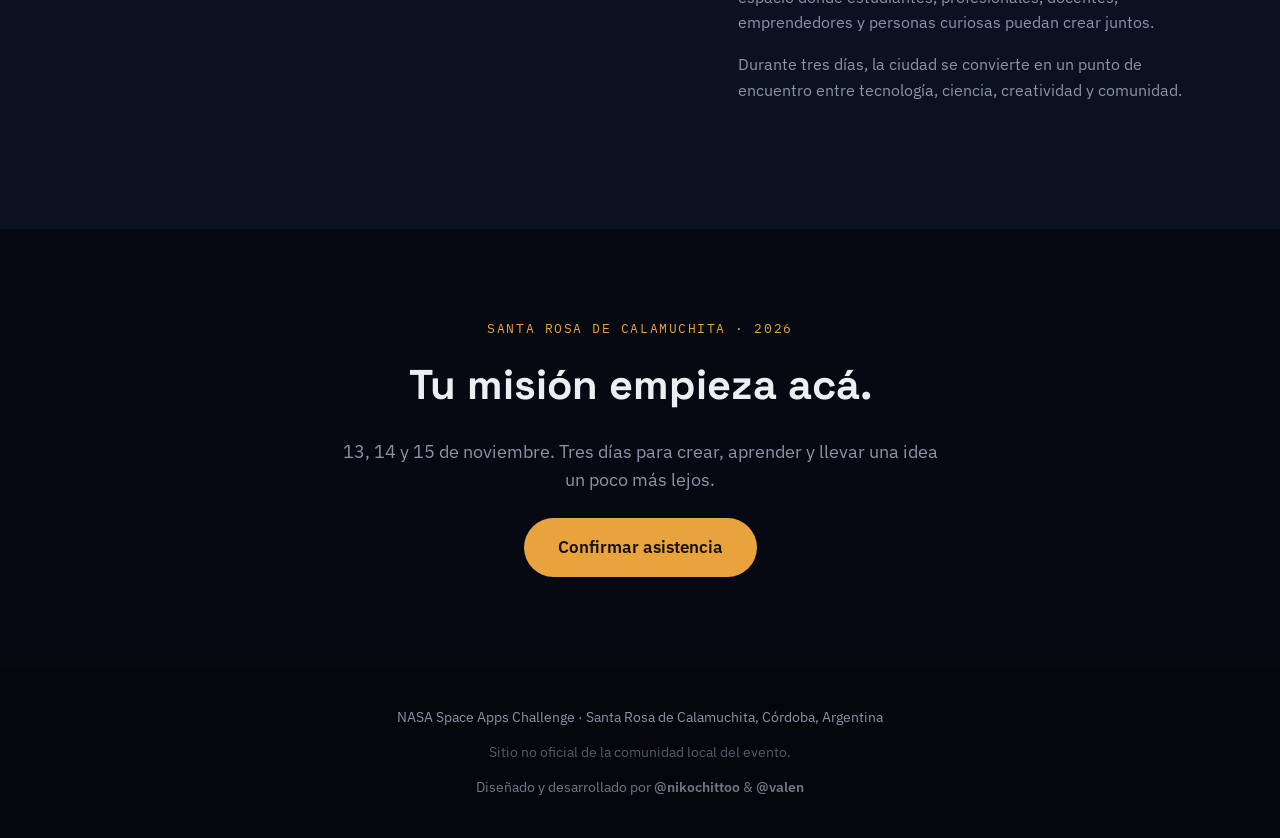
<file: que-es.html>
<!DOCTYPE html>
<html lang="es-AR">

<head>
  <meta charset="UTF-8">
  <meta name="viewport" content="width=device-width, initial-scale=1.0">

  <title>¿Qué es NASA Space Apps? · Santa Rosa de Calamuchita 2026</title>

  <meta name="description"
    content="Conocé qué es NASA Space Apps Challenge, cómo funciona y quiénes pueden participar en Santa Rosa de Calamuchita 2026.">

  <link rel="preconnect" href="https://fonts.googleapis.com">
  <link rel="preconnect" href="https://fonts.gstatic.com" crossorigin>

  <link
    href="https://fonts.googleapis.com/css2?family=Space+Grotesk:wght@500;600;700&family=IBM+Plex+Sans:wght@400;500;600&family=IBM+Plex+Mono:wght@400;500&display=swap"
    rel="stylesheet">

  <link rel="stylesheet" href="style.css">
  <link rel="icon" type="image/png" href="img/logo/logo.png">
</head>

<!-- Google tag (gtag.js) -->
<script async src="https://www.googletagmanager.com/gtag/js?id=G-7Y9RLD0F36"></script>
<script>
  window.dataLayer = window.dataLayer || [];
  function gtag(){dataLayer.push(arguments);}
  gtag('js', new Date());

  gtag('config', 'G-7Y9RLD0F36');
</script>

<body>
  <canvas id="starfield"></canvas>
  <div class="progress-line" id="progressLine"></div>
  <!-- ========================= NAVBAR ========================= -->
  <header class="nav" id="nav">
    <a href="index.html" class="nav__brand">
      <img src="img/logo/logo.png" alt="Logo" class="logo">
      <span class="nav__brand-muted">
        · Santa&nbsp;Rosa de Calamuchita
      </span>
    </a>
    <button class="nav__toggle" id="navToggle" aria-label="Abrir menú" aria-expanded="false">
      <span></span>
      <span></span>
      <span></span>
    </button>
    <nav class="nav__links" id="navLinks">
      <a href="index.html" class="nav__link">
        Inicio
      </a>
      <a href="agenda.html" class="nav__link">
        Agenda
      </a>
      <a href="que-es.html" class="nav__link">
        <span class="texto-normal">¿Que es Space App Challenge NASA?</span>
        <span class="texto-chico">Info</span>
      </a>
      <a href="organizacion.html" class="nav__link">
        Organización
      </a>
      <a href="lugar.html" class="nav__link">
        Lugar
        
      </a>
      <a href="merch.html" class="nav__link">Merch</a>
      <a href=" https://docs.google.com/forms/d/e/1FAIpQLScfEqpRoke6JbXq1Mukbgra3Xgw4x82jFN2dRppEd2FNQ0bPw/viewform"
        class="nav__cta">
        Confirmar asistencia
      </a>
    </nav>
  </header>
  <main>
    <!-- ========================= HERO ========================= -->
    <section class="hero__otros" id="inicio">
      <div class="hero__inner__otros">
        <p class="eyebrow" data-reveal>
          NASA SPACE APPS CHALLENGE · 2026
        </p>
        <h1 class="hero__title" data-reveal>
          ¿Qué es
          <span class="hero__title-accent">
            Space Apps Challenge?
          </span>
        </h1>
        <p class="hero__sub" data-reveal>
          Una experiencia internacional donde personas de todo el mundo
          se reúnen para crear soluciones utilizando datos abiertos de la NASA
          y otras agencias espaciales.
        </p>
        <div class="hero__actions" data-reveal>
          <a href="#que-es" class="btn btn--primary">
            Conocer el desafío
          </a>
          <a href="index.html" class="btn btn--ghost">
            Volver al inicio
          </a>
        </div>
      </div>
    </section>
    <!-- ========================= INTRODUCCIÓN ========================= -->
    <section class="mission" id="que-es">
      <div class="mission__grid">
        <p class="mission__line" data-reveal>
          <span class="mission__num">&#9679;</span>
          Un hackathon global impulsado por la NASA.
        </p>
        <p class="mission__line" data-reveal>
          <span class="mission__num">&#9679;</span>
          Datos reales para resolver problemas reales.
        </p>
        <p class="mission__line" data-reveal>
          <span class="mission__num">&#9679;</span>
          Personas de distintas disciplinas trabajando juntas.
        </p>
      </div>
    </section>
    <!-- ========================= NO ES SOLO PROGRAMAR ========================= -->
    <section class="about-que-es">
      <div class="about-que-es__grid">
        <div>
          <p class="section-eyebrow" data-reveal>
            Más que código
          </p>
          <h2 class="section-title" data-reveal>
            No necesitás ser programador para participar.
          </h2>
        </div>
        <div>
          <p class="about-que-es__text" data-reveal>
            Uno de los aspectos más importantes de Space Apps es la
            diversidad de conocimientos. Los equipos pueden combinar
            diferentes capacidades para construir una solución más completa.
          </p>
          <p class="about-que-es__text" data-reveal>
            Una persona puede encargarse de la programación, otra del
            diseño, otra de investigar el problema y otra de comunicar
            la idea. Lo importante es trabajar juntos.
          </p>
          <div class="about-que-es__badges" data-reveal>
            <span class="badge">
              Programadores
            </span>
            <span class="badge">
              Diseñadores
            </span>
            <span class="badge">
              Estudiantes
            </span>
            <span class="badge">
              Docentes
            </span>
            <span class="badge">
              Científicos
            </span>
            <span class="badge">
              Emprendedores
            </span>
            <span class="badge">
              Creativos
            </span>
          </div>
        </div>
      </div>
    </section>
    <!-- ========================= QUÉ ES ========================= -->
    <section class="about">
      <div class="about__grid">
        <div>
          <p class="section-eyebrow" data-reveal>
            El desafío
          </p>
          <h2 class="section-title" data-reveal>
            Una misión que empieza con una idea.
          </h2>
          <p class="about__text" data-reveal>
            NASA Space Apps Challenge es un hackathon internacional
            organizado por la NASA que invita a personas de todo el mundo
            a trabajar juntas durante un fin de semana para desarrollar
            soluciones innovadoras frente a desafíos relacionados con
            la Tierra y el espacio.
          </p>
          <p class="about__text" data-reveal>
            Los participantes utilizan datos abiertos, herramientas
            tecnológicas y conocimientos de diferentes disciplinas para
            transformar una idea en un proyecto concreto.
          </p>
          <p class="about__text" data-reveal>
            No se trata solamente de programar. El desafío está pensado
            para que puedan participar personas con diferentes habilidades:
            programación, diseño, ciencia, comunicación, ingeniería,
            educación, arte y muchas otras.
          </p>
        </div>
        <div class="about__badges" data-reveal>
          <span class="badge">
            🚀 Tecnología
          </span>
          <span class="badge">
            🌎 Ciencia
          </span>
          <span class="badge">
            💻 Programación
          </span>
          <span class="badge">
            🎨 Diseño
          </span>
          <span class="badge">
            🧠 Innovación
          </span>
          <span class="badge">
            🤝 Comunidad
          </span>
          <span class="badge badge--accent">
            🛰️ Datos de NASA
          </span>
        </div>
      </div>
    </section>
    <!-- ========================= CÓMO FUNCIONA ========================= -->
    <section class="agenda">
      <p class="section-eyebrow" data-reveal>
        La misión
      </p>
      <h2 class="section-title" data-reveal>
        ¿Cómo funciona?
      </h2>
      <div class="agenda__grid-que-es">
        <article class="day-card-como-funciona" data-reveal>
          <div class="day-card-como-funciona__overlay"></div>
          <div class="day-card-como-funciona__content">
            <span class="day-card-como-funciona__label">
              01 · Elegir
            </span>
            <ul class="day-card-como-funciona__list">
              <li>
                Conocer los desafíos
              </li>
              <li>
                Elegir una problemática
              </li>
              <li>
                Formar un equipo
              </li>
            </ul>
          </div>
        </article>
        <article class="day-card-como-funciona" data-reveal>
          <div class="day-card-como-funciona__overlay"></div>
          <div class="day-card-como-funciona__content">
            <span class="day-card-como-funciona__label">
              02 · Crear
            </span>
            <ul class="day-card-como-funciona__list">
              <li>
                Investigar
              </li>
              <li>
                Diseñar una solución
              </li>
              <li>
                Desarrollar el proyecto
              </li>
            </ul>
          </div>
        </article>
        <article class="day-card-como-funciona" data-reveal>
          <div class="day-card-como-funciona__overlay"></div>
          <div class="day-card-como-funciona__content">
            <span class="day-card-como-funciona__label">
              03 · Presentar
            </span>
            <ul class="day-card-como-funciona__list">
              <li>
                Preparar el proyecto
              </li>
              <li>
                Presentar la solución
              </li>
              <li>
                Compartir la experiencia
              </li>
            </ul>
          </div>
        </article>
      </div>
    </section>
    <!-- ========================= ARGENTINA ========================= -->
    <section class="about">
      <div class="about__grid">
        <div>
          <p class="section-eyebrow" data-reveal>
            Argentina en la misión
          </p>
          <h2 class="section-title" data-reveal>
            También somos parte de esta comunidad global.
          </h2>
        </div>
        <div>
          <p class="about__text" data-reveal>
            Argentina participa de la comunidad internacional de Space Apps
            a través de distintas sedes locales distribuidas en el país.
          </p>
          <p class="about__text" data-reveal>
            En 2026, Santa Rosa de Calamuchita se suma a esta misión para
            acercar la experiencia a nuestra comunidad y generar un espacio
            donde estudiantes, profesionales, docentes, emprendedores y
            personas curiosas puedan crear juntos.
          </p>
          <p class="about__text" data-reveal>
            Durante tres días, la ciudad se convierte en un punto de encuentro
            entre tecnología, ciencia, creatividad y comunidad.
          </p>
        </div>
      </div>
    </section>
    <!-- ========================= SANTA ROSA ========================= -->
    <section class="final-cta">
      <p class="section-eyebrow" data-reveal>
        Santa Rosa de Calamuchita · 2026
      </p>
      <h2 class="section-title" data-reveal>
        Tu misión empieza acá.
      </h2>
      <p class="hero__sub" data-reveal>
        13, 14 y 15 de noviembre.
        Tres días para crear, aprender y llevar una idea un poco más lejos.
      </p>
      <a href="https://docs.google.com/forms/d/e/1FAIpQLScfEqpRoke6JbXq1Mukbgra3Xgw4x82jFN2dRppEd2FNQ0bPw/viewform"
        class="btn btn--primary btn--lg" data-reveal>
        Confirmar asistencia
      </a>
    </section>
  </main>
  <!-- ======================== FOOTER ========================= -->
  <footer class="footer">
    <p>
      NASA Space Apps Challenge ·
      Santa Rosa de Calamuchita,
      Córdoba, Argentina
    </p>
    <p class="footer__muted">
      Sitio no oficial de la comunidad local del evento.
    </p>
    <p class="footer__credit">
      Diseñado y desarrollado por
      <a href="https://www.linkedin.com/in/nikochittoo" target="_blank">@nikochittoo</a>
      &
      <a href="https://www.linkedin.com/in/valentin-salda%C3%B1o-aab18125a/" target="_blank">@valen</a>
    </p>
  </footer>
  <script src="script.js"></script>
</body>
</html>
</file>
<file: style.css>
/* ============ TOKENS ============ */
:root {
  --bg: #060911;
  --bg-alt: #0c1122;
  --bg-card: #10162a;
  --line: rgba(237, 238, 242, 0.12);
  --text: #edeef2;
  --muted: #8c93a8;
  --gold: #e8a33d;
  --gold-soft: #f4c77a;
  --teal: #5fcfc0;
  --font-display: 'Space Grotesk', sans-serif;
  --font-body: 'IBM Plex Sans', sans-serif;
  --font-mono: 'IBM Plex Mono', monospace;
  --container: 1100px;
}

* {
  box-sizing: border-box;
}

html {
  scroll-behavior: smooth;
}

@media (prefers-reduced-motion: reduce) {
  html {
    scroll-behavior: auto;
  }

  * {
    animation-duration: 0.001ms !important;
    animation-iteration-count: 1 !important;
    transition-duration: 0.001ms !important;
  }
}

body {
  margin: 0;
  background: var(--bg);
  color: var(--text);
  font-family: var(--font-body);
  line-height: 1.6;
  -webkit-font-smoothing: antialiased;
}

a {
  color: inherit;
}

img {
  max-width: 100%;
  display: block;
}

::selection {
  background: var(--gold);
  color: #060911;
}

/* ============ STARFIELD ============ */
#starfield {
  position: fixed;
  top: 0;
  left: 0;
  inset: 0;
  width: 100vw;
  height: 100vh;
  z-index: -2;
  background: radial-gradient(ellipse at 50% -10%, #101a33 0%, var(--bg) 55%);
  background-color: #03040b;
}

.progress-line {
  position: fixed;
  top: 0;
  left: 0;
  height: 3px;
  width: 0%;
  background: linear-gradient(90deg, var(--gold), var(--teal));
  z-index: 200;
  transition: width 0.1s linear;
}

/* ============ DAY CARDS ============ */
.day-card {
  position: relative;
  min-height: 30px;
  overflow: hidden;

  padding: 0;

  border: 1px solid var(--bg);
  border-radius: 18px;

  background-size: cover;
  background-position: center;

  box-shadow: 0 10px 35px rgba(0, 0, 0, 0.35);

  transition:
    transform 0.25s ease,
    box-shadow 0.25s ease;
}

/* OSCURECER LA IMAGEN */
.day-card__overlay {
  position: absolute;
  inset: 0;

  background:
    linear-gradient(180deg,
      rgba(5, 8, 16, 0.70) 0%,
      rgba(5, 8, 16, 0.78) 50%,
      rgba(5, 8, 16, 0.94) 100%);

  z-index: 1;
}

/* CONTENIDO */
.day-card__content {
  position: relative;
  z-index: 2;

  min-height: 330px;

  display: flex;
  flex-direction: column;
  justify-content: center;

  padding: 28px;
}


/* TÍTULO */
.day-card__label {
  display: block;

  margin-bottom: 16px;

  color: var(--gold-soft);

  font-family: var(--font-display);
  font-size: 1.15rem;
  font-weight: 700;
}


/* LISTA */
.day-card__list {
  margin: 0;
  padding-left: 18px;

  color: var(--text);
}

.day-card__list li {
  margin-bottom: 8px;

  color: var(--text);
}


/* LINK */
.day-card__link {
  display: inline-block;

  width: fit-content;

  margin-top: 18px;

  color: var(--gold-soft);

  font-family: var(--font-mono);
  font-size: 0.82rem;

  text-decoration: none;

  transition:
    color 0.2s ease,
    transform 0.2s ease;
}

.day-card__link:hover {
  color: var(--teal);
  transform: translateX(4px);
}

/* HOVER */
.day-card:hover {
  transform: translateY(-6px);

  box-shadow:
    0 18px 45px rgba(0, 0, 0, 0.5);

  border-color: var(--gold);
}

.day-card:hover .day-card__overlay {
  background:
    linear-gradient(180deg,
      rgba(5, 8, 16, 0.62) 0%,
      rgba(5, 8, 16, 0.74) 50%,
      rgba(5, 8, 16, 0.92) 100%);

  border-color: var(--gold);
}

/* ============ NAV ============ */
.nav {
  position: sticky;
  top: 0;
  z-index: 100;
  display: flex;
  align-items: center;
  justify-content: space-between;
  padding: 18px 18px;
  background: rgba(6, 9, 17, 0.7);
  backdrop-filter: blur(10px);
  border-bottom: 1px solid var(--line);
}

.nav__brand {
  display: flex;
  align-items: center;
  gap: 10px;
  font-family: var(--font-display);
  font-weight: 700;
  letter-spacing: 0.04em;
  text-decoration: none;
  font-size: 1.05rem;
}

.logo {
  height: 60px;
  width: auto;
  display: block;
}

.nav__brand-muted {
  color: var(--muted);
  font-weight: 500;
}

.nav__dot {
  width: 8px;
  height: 8px;
  border-radius: 50%;
  background: var(--gold);
  box-shadow: 0 0 10px var(--gold), 0 0 20px var(--gold);
}

.nav__links {
  display: flex;
  align-items: center;
  gap: 28px;
}

.nav__link {
  text-decoration: none;
  color: var(--muted);
  font-size: 0.92rem;
  font-weight: 500;
  position: relative;
  transition: color 0.2s ease;
}

.texto-chico{
  display: none;
}

.nav__link:hover, .nav__link.is-active {
  color: var(--text);
}

.nav__link.is-active::after {
  content: '';
  position: absolute;
  left: 0;
  right: 0;
  bottom: -6px;
  height: 2px;
  background: var(--gold);
}

.nav__cta {
  text-decoration: none;
  background: var(--gold);
  color: #14100a;
  font-weight: 600;
  font-size: 0.88rem;
  padding: 9px 16px;
  border-radius: 999px;
  transition: transform 0.15s ease, background 0.2s ease;
  white-space: nowrap;
}

.nav__cta:hover {
  background: var(--gold-soft);
  transform: translateY(-1px);
}

.nav__toggle {
  display: none;
  flex-direction: column;
  gap: 5px;
  background: none;
  border: none;
  cursor: pointer;
  padding: 6px;
}

.nav__toggle span {
  width: 22px;
  height: 2px;
  background: var(--text);
  border-radius: 2px;
  transition: transform 0.25s ease, opacity 0.25s ease;
}

/* ============ BUTTONS ============ */
.btn {
  display: inline-flex;
  text-decoration: none;
  align-items: center;
  font-family: var(--font-body);
  font-weight: 600;
  font-size: 0.95rem;
  padding: 13px 26px;
  border-radius: 999px;
  transition: transform 0.15s ease, box-shadow 0.2s ease, background 0.2s ease;
}

.btn--primary {
  background: var(--gold);
  color: #14100a;
}

.btn--primary:hover {
  transform: translateY(-2px);
  box-shadow: 0 8px 24px rgba(232, 163, 61, 0.35);
}

.btn--ghost {
  border: 1px solid var(--line);
  color: var(--text);
}

.btn--ghost:hover {
  border-color: var(--teal);
  color: var(--teal);
}

.btn--lg {
  padding: 16px 34px;
  font-size: 1.05rem;
}

.discord-icon {
    width: 20px;
    height: 20px;
    fill: currentColor;
    margin-left: 8px;
    flex-shrink: 0;
}

#btn-discord:hover {
  color: #6f64b1;
  border-color: #6f64b1;
}

/* ============ HERO ============ */
.hero {
  position: relative; 
  min-height: 100vh;
  display: flex;
  padding: 5vw 5vw;
  align-items: center;
  padding-top: 5rem !important;
  overflow: hidden; 
  background: transparent; 
  text-align: center;
}

.hero__otros {
  position: relative; 
  display: flex;
  align-items: center;
  justify-content: flex-start;
  overflow: hidden; 
  background: transparent; 
  text-align: center;
}

.hero__bg-png {
  content: url('img/hero-index-background/Fondo mega ultra.png');
  position: absolute;
  top: 0;
  left: 0;
  width: 100%;
  height: 100%;
  object-fit: cover; /* Mantiene la imagen ocupando todo sin deformarse */
  z-index: -1; 
  opacity: 0.9; 
  pointer-events: none;
}

.hero-inicio::after {
  content: "";
  position: absolute;
  text-align: center;
  bottom: 0;
  left: 0;
  width: 100%;
  height: 40%;
  z-index: 0;
  background: linear-gradient(to bottom, transparent 0%, #03040b 100%);
  backdrop-filter: blur(8px);
  -webkit-backdrop-filter: blur(8px);
  mask-image: linear-gradient(to bottom, transparent 0%, black 100%);
  -webkit-mask-image: linear-gradient(to bottom, transparent 0%, black 100%);
  pointer-events: none;
}

.hero-inicio::before {
  content: "";
  position: absolute;
  text-align: center;
  top: 0;
  left: 0;
  width: 100%;
  height: 100%;
  z-index: 0;
  pointer-events: none;
}

.hero__inner {
  display: flex;
  flex-direction: column;
  align-items: center;
  justify-content: center;
  text-align: center;
  margin: 0 auto;
  margin-top: 0; 
  padding-top: 0;
  position: relative;
  z-index: 1; 
  width: 100%;
  max-width: 600px;
}

.hero__inner__otros {
  display: flex;
  flex-direction: column;
  align-items: center;
  justify-content: center;
  text-align: center;
  margin: 8vw auto;
  padding-top: 0;
  max-width: 800px; /* Evita que el texto se estire demasiado en pantallas grandes */
  padding: 0 1.5rem; /* Margen de seguridad para celulares */
}

.hero__status {
  display: inline-flex;
  align-items: center;
  gap: 8px;
  background: rgba(212, 86, 2, 0.1);
  border: 1px solid rgba(255, 136, 1, 0.644);
  color: #caa554; 
  padding: 6px 16px;
  border-radius: 50px;
  font-family: 'IBM Plex Mono', monospace;
  font-size: 0.85rem;
  font-weight: 600;
  margin-bottom: 1.5rem;
  letter-spacing: 1px;
}

.status-dot {
  width: 8px;
  height: 8px;
  background-color: #caa554;
  border-radius: 50%;
  box-shadow: 0 0 8px #caa554;
  animation: pulse 1.5s infinite;
}

.eyebrow {
  font-family: var(--font-mono);
  color: var(--teal);
  letter-spacing: 0.12em;
  text-transform: uppercase;
  font-size: 1rem;
  margin-bottom: 0.5rem; /* Achica el espacio debajo de la fecha */
}

.hero__title {
  font-family: var(--font-display);
  font-size: clamp(2rem, 3.5vw, 3rem);
  line-height: 1.1;
  font-weight: 700;
  margin: 0 0 22px;
  letter-spacing: -0.01em;
  margin-bottom: 0.2rem;
}

.hero__title-accent {
  background: linear-gradient(90deg, var(--gold), var(--gold-soft));
  -webkit-background-clip: text;
  background-clip: text;
  color: transparent;
  font-size: clamp(2.2rem, 4vw, 3.5rem);
}

.hero__sub {
  color: var(--muted);
  font-size: 1.1rem;
  max-width: 600px;
  margin: 0 0 34px;
  margin-bottom: 1.5rem;
}

.hero__actions {
  display: flex;
  justify-content: center;
  align-items: center;
  gap: 1rem; /* Espacio entre los botones, ajustalo a tu gusto */
  flex-wrap: wrap; /* Por si en celulares no entran en una sola línea */
  margin-top: 1rem;
}

.countdown {
  display: flex;
  gap: 22px;
  margin-bottom: 36px;
  align-items: center;
  justify-content: flex-start;
}

.countdown__item {
  display: flex;
  flex-direction: column;
  align-items: center;
  font-family: var(--font-mono);
}

.countdown__item span {
  font-size: 3rem;
  font-weight: 600;
  color: var(--text);
}

.countdown__item small {
  color: var(--muted);
  font-size: 1rem;
  text-transform: uppercase;
  letter-spacing: 0.08em;
}

.countdown-wrapper {
  margin-top: 1.5rem;
  padding-top: 1.5rem;
  border-top: 1px solid rgba(255, 255, 255, 0.1);
}

.countdown-title {
  font-family: 'Space Grotesk', sans-serif;
  font-size: 0.9rem;
  color: rgba(255, 255, 255, 0.6);
  text-transform: uppercase;
  letter-spacing: 2px;
  margin-bottom: 1rem;
}

.hero__horizon {
  position: absolute;
  left: 0;
  right: 0;
  bottom: 0;
  height: 260px;
  z-index: 1;
  pointer-events: none;
}

/* ============ MISSION, MISSION INTRO Y MISSION LUGAR ============ */
.mission, .mission-intro, .mission-lugar {
  padding: 90px 6vw;
  background: var(--bg-alt);
}

.mission__grid, .mission-intro__grid, .mission-lugar__grid {
  max-width: var(--container);
  margin: 0 auto;
  display: grid;
  gap: 26px;
}

.mission__line, .mission-intro__line, .mission-lugar__line {
  font-family: var(--font-display);
  font-size: clamp(1.2rem, 2.6vw, 1.7rem);
  font-weight: 500;
  color: var(--text);
  display: flex;
  gap: 18px;
  align-items: baseline;
  margin: 0;
}

.mission__num, .mission-intro__num {
  font-family: var(--font-mono);
  color: var(--gold);
  font-size: 1.5rem;
  flex-shrink: 0;
}

.mission-lugar__num {
  font-family: var(--font-mono);
  color: var(--gold);
  font-size: 0.9rem;
  flex-shrink: 0;
}

/* ============ INFO ============ */
.info {
  padding: 90px 6vw;
  background: var(--bg-alt);
}

.info__grid {
  max-width: var(--container);
  margin: 0 auto;
  display: grid;
  gap: 26px;
}

.info__line {
  font-family: var(--font-display);
  font-size: clamp(1.2rem, 2.6vw, 1.7rem);
  font-weight: 500;
  color: var(--text);
  display: flex;
  gap: 18px;
  align-items: baseline;
  margin: 0;
}

.info__num {
  font-family: var(--font-mono);
  color: var(--gold);
  font-size: 0.9rem;
  flex-shrink: 0;
}

/* ============ SECTION SHARED ============ */
.section-eyebrow {
  font-family: var(--font-mono);
  color: var(--gold);
  text-transform: uppercase;
  letter-spacing: 0.12em;
  font-size: 0.8rem;
  margin: 0 0 12px;
}

.section-title {
  font-family: var(--font-display);
  font-size: clamp(1.8rem, 4vw, 2.6rem);
  font-weight: 700;
  margin: 0 0 20px;
}

/* ============ AGENDA / ORBIT ============ */
.agenda {
  padding: 110px 6vw;
  max-width: var(--container);
  margin: 0 auto;
  text-align: center;
}

.agenda .section-title {
  margin-left: auto;
  margin-right: auto;
}

.orbit {
  position: relative;
  height: 140px;
  margin: 50px 0 20px;
}

.orbit__path {
  width: 100%;
  height: 100%;
  overflow: visible;
}

.orbit__path path {
  fill: none;
  stroke: var(--line);
  stroke-width: 1.5;
  stroke-dasharray: 4 8;
}

.orbit__sat {
  position: absolute;
  width: 12px;
  height: 12px;
  border-radius: 50%;
  background: var(--gold);
  box-shadow: 0 0 12px var(--gold), 0 0 30px rgba(232, 163, 61, 0.6);
  top: 0;
  left: 0;
  transform: translate(-50%, -50%);
}

.agenda__grid {
  display: grid;
  grid-template-columns: 1.5fr 1fr;
  gap: 24px;
  text-align: left;
  max-width: 1400px;
  margin: 0 auto;
  align-items: start;
}

.agenda__grid-index, .agenda__grid-que-es, .agenda__grid-merch, .agenda__grid-lugar {
  display: grid;
  grid-template-columns: repeat(3, 1fr);
  gap: 24px;
  text-align: left;
  max-width: 1400px;
  margin: 0 auto;
  align-items: start;
}

.agenda__grid-lugar {
  align-items: stretch;
}

.day-card-agenda {
  background: var(--bg-card);
  border: 2px solid var(--bg-card);
  border-radius: 16px;
  padding: 28px;
  transition: transform 0.2s ease, border-color 0.2s ease;
  display: flex;
  flex-direction: column;
}

.day-card-agenda:hover {
  transform: translateY(-4px);
  border-color: var(--gold);
}

.day-card-agenda__label {
  display: block;
  font-family: var(--font-display);
  font-weight: 600;
  color: var(--gold-soft);
  margin-bottom: 20px;
  font-size: 1.15rem;
  border-bottom: 1px solid rgba(255, 255, 255, 0.1);
  padding-bottom: 12px;
}

.day-card-agenda__subgrid {
  display: grid;
  grid-template-columns: 1fr 1fr;
  gap: 24px;
  flex-grow: 1;
  align-items: stretch;
}

.agenda-column {
  display: flex;
  flex-direction: column;
  align-items: stretch;
  box-sizing: border-box;
}

.agenda-column:not(:last-child) {
  border-right: 1px solid rgba(255, 255, 255, 0.1);
  padding-right: 20px;
}

.agenda-category-box {
  background: rgba(255, 255, 255, 0.04);
  border: 1px solid rgba(255, 255, 255, 0.08);
  border-radius: 8px;
  padding: 12px 20px;
  margin-bottom: 16px;
  font-family: var(--font-display);
  font-size: 0.85rem;
  color: var(--gold-soft);
  display: flex;
  flex-direction: column;
  justify-content: center;   /* centra vertical */
  align-items: center;       /* centra horizontal */
  text-align: center;
  gap: 4px;
  box-sizing: border-box;
  width: 100%;               /* mismo ancho */
  min-height: 72px;          /* mismo alto: ajustalo al de 2 líneas */
  padding: 12px 20px;
}

.day-card-agenda__list {
  margin: 0;
  padding-left: 18px;
  color: var(--muted);
  list-style-type: disc;
}

.day-card-agenda__list li {
  margin-bottom: 10px;
  font-size: 0.9rem;
  line-height: 1.4;
}

.day-card-agenda__list strong {
  color: #ffffff;
}

/* Accordion Custom Logic Styles */
.agenda-collapse-box {
  display: grid;
  grid-template-rows: 0fr;
  transition: grid-template-rows 0.3s ease-out;
}

.agenda-collapse-box.open {
  grid-template-rows: 1fr;
}

.agenda-collapse-inner {
  overflow: hidden;
}

.agenda-toggle-btn {
  background: transparent;
  border: none;
  color: var(--gold-soft);
  font-family: var(--font-display);
  font-size: 0.85rem;
  cursor: pointer;
  margin-top: 15px;
  padding: 6px 0;
  display: flex;
  align-items: center;
  gap: 6px;
  width: fit-content;
  transition: color 0.2s ease;
}

.agenda-toggle-btn:hover {
  color: var(--gold);
}

.agenda-toggle-btn .arrow {
  display: inline-block;
  font-size: 0.75rem;
  transition: transform 0.3s ease;
}

.agenda-toggle-btn.active .arrow {
  transform: rotate(180deg);
}

/* Responsive adjustments */
@media (max-width: 1024px) {
  .agenda__grid {
    grid-template-columns: 1fr;
  }
}

@media (max-width: 768px) {
  .day-card-agenda__subgrid {
    grid-template-columns: 1fr;
  }

  .agenda-column:not(:last-child) {
    border-right: none;
    border-bottom: 1px solid rgba(255, 255, 255, 0.1);
    padding-right: 0;
    padding-bottom: 20px;
    margin-bottom: 20px;
  }
}

/* ============ ABOUT, ABOUT ADDRESS ============ */
.about, .about-address {
  padding: 110px 6vw;
  background: var(--bg-alt);
}

.about-que-es {
  padding: 110px 6vw;
}

.about__grid, .about-address__grid, .about-que-es__grid {
  max-width: var(--container);
  margin: 0 auto;
  display: grid;
  grid-template-columns: 1.3fr 1fr;
  gap: 60px;
  align-items: start;
}

.about__text, .about-address__text, .about-que-es__text {
  color: var(--muted);
  margin-bottom: 16px;
}

.about__badges, .about-address__badges, .about-que-es__badges {
  display: flex;
  flex-wrap: wrap;
  gap: 10px;
  align-content: flex-start;
}

/* ============ AGENCIA PAIS ============ */
.agencia-pais {
  font-family: var(--font-mono);
  font-size: 0.82rem;
  padding: 8px 14px;
  border-radius: 999px;
  border: 1px solid var(--line);
  color: var(--muted);
  text-decoration: none;
}

.agencia-pais:hover {
  border-color: var(--color);
}

/* ============ BADGE ============ */
.badge {
  font-family: var(--font-mono);
  font-size: 0.82rem;
  padding: 8px 14px;
  border-radius: 999px;
  border: 1px solid var(--line);
  color: var(--muted);
  text-decoration: none;
}

.badge:hover{
  border-color: var(--gold);
  color: var(--gold);
  cursor: default;
}

.badge--accent {
  border-color: var(--gold);
  color: var(--gold-soft);
}

.badge a, .agencia-pais a {
    text-decoration: none;
    color: inherit; /* Opcional: hace que el enlace tome el color del texto normal en lugar del azul por defecto */
}

/* ============ CARDS QUE ES ============ */
.day-card-como-funciona {
  position: relative;
  min-height: 300px;
  overflow: hidden;

  background-color: var(--bg-alt);

  padding: 0;

  border: 1px solid var(--bg-alt);
  border-radius: 18px;
}

.day-card-como-funciona:hover {
  border-color: var(--gold);
}

/* CONTENIDO */

.day-card-como-funciona__content {
  position: relative;
  z-index: 2;

  min-height: 330px;

  display: flex;
  flex-direction: column;
  justify-content: center;

  padding: 28px;
}

/* TÍTULO */

.day-card-como-funciona__label {
  display: block;

  margin-bottom: 16px;

  color: var(--gold-soft);

  font-family: var(--font-display);
  font-size: 1.15rem;
  font-weight: 700;
}

/* LISTA */

.day-card-como-funciona__list {
  margin: 0;
  padding-left: 18px;

  color: var(--text);
}

.day-card-como-funciona__list li {
  margin-bottom: 8px;

  color: var(--text);
}

/* ============ SPEAKERS ============ */
.speakers {
  padding: 110px 6vw;
  max-width: var(--container);
  margin: 0 auto;
  align-items: center;
}

.speakers__note {
  color: var(--muted);
  margin-top: 40px;
  text-align: center;
}

.speakers__note_news {
  color: var(--muted);
  margin-top: 40px;
}

.speakers .section-eyebrow, .speakers .section-title{
  text-align: center;
  max-width: none;
}

.speakers__note a{
  text-decoration: none;
}

.speakers__note a:hover{
  color: var(--gold);
}

.speakers__note_news a{
  text-decoration: none;
}

.speakers__note_news a:hover{
  color: var(--gold);
}

.speakers__grid {
  display: flex;
  flex-wrap: wrap;
  justify-content: center;
  gap: 20px;
}

.speakers__grid .speaker-card {
  flex: 0 0 calc(25% - 1.5rem); 
  max-width: calc(25% - 1.5rem);
}

.speaker-card {
  background: var(--bg-card);
  border: 1px solid var(--line);
  border-radius: 16px;
  padding: 24px;
  text-align: center;
}

.speaker-card__avatar {
  width: 64px;
  height: 64px;
  margin: 0 auto 16px;
  border-radius: 50%;
  background: linear-gradient(135deg, var(--teal), var(--gold));
  opacity: 1;
}

.speaker-card h3 {
  font-family: var(--font-display);
  margin: 0 0 6px;
  font-size: 1rem;
}

.speaker-card p {
  color: var(--muted);
  font-size: 0.85rem;
  margin: 0;
}

.speaker-card__socials {
  margin-top: 15px; /* Separación del texto */
  display: flex;
  justify-content: center;
}

.social-link {
  display: flex;
  align-items: center;
  justify-content: center;
  width: 40px;
  height: 40px;
  background-color: #1a1e29;
  color: #ffffff;
  border-radius: 50%;
  text-decoration: none;
  transition: background-color 0.3s ease;
}

.social-link:hover {
  background-color: #2c3245;
}

.speaker-card:hover {
  transform: translateY(-4px);
  border-color: var(--gold);
}

/* ============ HACKATHONS ANTERIORES ============ */
.past-events {
  padding: 110px 6vw;
  background: var(--bg-alt);
  overflow: hidden;
}

.past-events__header {
  max-width: var(--container);
  margin: 0 auto 45px;
}

.past-events__text {
  color: var(--muted);
  max-width: 600px;
  margin: 0;
}

/* CARRUSEL */
.past-events__carousel {
  max-width: 1250px;
  margin: 0 auto;

  position: relative;

  display: flex;
  align-items: center;
  gap: 18px;
}

.past-events__track {
  display: flex;
  gap: 20px;
  padding-top: 20px;
  width: 100%;
  overflow-x: auto;
  scroll-behavior: smooth;
  scrollbar-width: none;
  scroll-snap-type: x mandatory;
}

.past-events__track::-webkit-scrollbar {
  display: none;
}

/* TARJETAS */
.past-event {
  position: relative;

  flex: 0 0 calc(50% - 10px);

  height: 360px;

  border-radius: 18px;
  overflow: hidden;

  border: 1px solid var(--line);

  scroll-snap-align: center;

  background: var(--bg-card);

  transition:
    transform 0.25s ease,
    border-color 0.25s ease;
}

.past-event:hover {
  transform: translateY(-5px);
  border-color: var(--gold);
}

.past-event img {
  width: 100%;
  height: 100%;

  object-fit: cover;

  transition: transform 0.5s ease;
}

.past-event:hover img {
  transform: scale(1.05);
}

/* OVERLAY */
.past-event__overlay {
  position: absolute;
  inset: 0;

  background:
    linear-gradient(180deg,
      rgba(6, 9, 17, 0.05) 20%,
      rgba(6, 9, 17, 0.35) 45%,
      rgba(6, 9, 17, 0.95) 100%);
}

/* TEXTO */
.past-event__content {
  position: absolute;

  left: 28px;
  right: 28px;
  bottom: 26px;
}

.past-event__content span {
  font-family: var(--font-mono);

  font-size: 0.72rem;

  letter-spacing: 0.12em;

  color: var(--teal);

  text-transform: uppercase;
}

.past-event__content h3 {
  margin: 5px 0;

  font-family: var(--font-display);

  font-size: 1.7rem;
}

.past-event__content p {
  margin: 0;

  color: var(--muted);
}

/* BOTONES */
.past-events__button {
  flex-shrink: 0;

  width: 44px;
  height: 44px;

  border-radius: 50%;

  border: 1px solid var(--line);

  background: var(--bg-card);

  color: var(--text);

  font-size: 1.2rem;

  cursor: pointer;

  transition:
    border-color 0.2s ease,
    background 0.2s ease,
    transform 0.2s ease;
}

.past-events__button:hover {
  border-color: var(--gold);
  background: var(--gold);
  color: #14100a;

  transform: scale(1.05);
}

/* PAST EVENTS AND LEGACY CAROUSEL DOTS */
.past-events__dots {
  display: flex;
  justify-content: center;

  gap: 8px;

  margin-top: 24px;
}

.legacy-carousel__dots {
  display: flex;
  justify-content: center;

  gap: 8px;

  margin-top: 24px;
}

.past-events__dots button {
  width: 7px;
  height: 7px;

  padding: 0;

  border: none;
  border-radius: 50%;

  background: var(--muted);

  opacity: 0.35;

  cursor: pointer;

  transition:
    width 0.2s ease,
    opacity 0.2s ease,
    background 0.2s ease;
}

.legacy-carousel__dots button {
  width: 7px;
  height: 7px;

  padding: 0;

  border: none;
  border-radius: 50%;

  background: var(--muted);

  opacity: 0.35;

  cursor: pointer;

  transition:
    width 0.2s ease,
    opacity 0.2s ease,
    background 0.2s ease;
}

.past-events__dots button.is-active {
  width: 22px;

  border-radius: 999px;

  background: var(--gold);

  opacity: 1;
}

.legacy-carousel__dots button.is-active {
  width: 22px;

  border-radius: 999px;

  background: var(--gold);

  opacity: 1;
}

/* ============ PLACE Y PLACE LUGAR ============ */
.place, .place-lugar {
  padding: 110px 6vw;
}

.place {
  background: var(--bg-alt);
}

.place__grid, .place-lugar__grid {
  max-width: var(--container);
  margin: 0 auto;
  display: grid;
  grid-template-columns: 1fr 1fr;
  gap: 50px;
  align-items: center;
}

.place__address, .place-lugar__address {
  font-family: var(--font-mono);
  color: var(--gold-soft);
  font-size: 0.95rem;
  margin: 0 0 18px;
}

.place__text, .place-lugar__text {
  color: var(--muted);
}

.place__map, .place-lugar__map {
  border-radius: 16px;
  overflow: hidden;
  border: 1px solid var(--line);
  aspect-ratio: 4/3;
}

.place__map iframe, .place-lugar iframe {
  width: 100%;
  height: 100%;
  border: 0;
}

/* ============ Day Card Lugar ======= */
.day-card-lugar {
  background: var(--bg-alt);
  border: 2px solid var(--bg-alt);
  border-radius: 16px;
  padding: 28px;
  transition: transform 0.2s ease, border-color 0.2s ease;
}

.day-card-lugar:hover {
  transform: translateY(-4px);
  border-color: var(--gold);
}

.day-card-lugar__label {
  display: block;
  font-family: var(--font-display);
  font-weight: 600;
  color: var(--gold-soft);
  margin-bottom: 16px;
  font-size: 1.05rem;
}

.day-card-lugar__list {
  margin: 0;
  padding-left: 18px;
  color: var(--muted);
}

.day-card-lugar__list li {
  margin-bottom: 8px;
}

/* ============ FINAL CTA ============ */
.final-cta {
  padding: 90px 6vw;
  text-align: center;
  max-width: var(--container);
  margin: 0 auto;
}

.final-cta .section-title, .final-cta .section-eyebrow {
  margin-left: auto;
  margin-right: auto;
}

.final-cta .hero__sub {
  margin-left: auto;
  margin-right: auto;
}

/* ============ FINAL CTA ORG ============ */
.final-cta-org {
  padding: 130px 6vw;
  text-align: center;
  max-width: var(--container);
  margin: 0 auto;
}

.final-cta-org .section-title, .final-cta-org .section-eyebrow {
  margin-left: auto;
  margin-right: auto;
}

.final-cta-org .hero__sub {
  margin-left: auto;
  margin-right: auto;
}


/* ============ FOOTER ============ */
.footer {
  padding: 2vw;
  text-align: center;
  color: var(--muted);
  font-size: 0.85rem;
  background-color: #00000042;
}

.footer__muted {
  opacity: 0.6;
  margin-top: 4px;
}

/* ============ REVEAL ANIMATION ============ */
[data-reveal] {
  opacity: 0;
  transform: translateY(18px);
  transition: opacity 0.6s ease, transform 0.6s ease;
}

[data-reveal].is-visible {
  opacity: 1;
  transform: translateY(0);
}

/* =========== ORGANIZACIÓN =========== */
.organization {
  padding: 110px 6vw;
  background: var(--bg-alt);
}

.organization__header {
  max-width: var(--container);
  margin: 0 auto 55px;
}

.organization__intro {
  max-width: 650px;
  margin: 0;

  color: var(--muted);

  font-size: 1.05rem;
  line-height: 1.7;
}

/* ========== GRID ========== */
.organization__grid {
  max-width: var(--container);
  margin: 0 auto;

  display: grid;

  grid-template-columns:
    repeat(4, minmax(0, 1fr));

  gap: 20px;
}

/* ========== TARJETA ========== */
.organizer-card {
  position: relative;

  overflow: hidden;

  background: var(--bg-card);

  border: 1px solid var(--line);

  border-radius: 16px;

  transition:
    transform 0.25s ease,
    border-color 0.25s ease,
    box-shadow 0.25s ease;
}


.organizer-card:hover {
  transform: translateY(-6px);

  border-color: var(--gold);

  box-shadow:
    0 18px 40px rgba(0, 0, 0, 0.35);
}

/* ========= IMAGEN ============ */
.organizer-card__image {
  position: relative;

  height: 280px;

  overflow: hidden;

  background:
    linear-gradient(135deg,
      rgba(247, 201, 72, 0.12),
      rgba(45, 212, 191, 0.08));
}

.organizer-card__image img {
  width: 100%;
  height: 100%;

  display: block;

  object-fit: cover;

  transition:
    transform 0.5s ease,
    opacity 0.3s ease;
}

.organizer-card:hover .organizer-card__image img {
  transform: scale(1.05);
}

/* ============== NÚMERO ============= */
.organizer-card__number {
  position: absolute;

  top: 14px;
  left: 14px;

  display: flex;

  align-items: center;
  justify-content: center;

  width: 38px;
  height: 38px;

  border-radius: 50%;

  background: rgba(6, 9, 17, 0.82);

  border: 1px solid var(--line);

  color: var(--gold-soft);

  font-family: var(--font-mono);

  font-size: 0.72rem;
}

/* ========== CONTENIDO ========== */
.organizer-card__content {
  padding: 24px;
}

.organizer-card__role {
  display: block;

  margin-bottom: 7px;

  color: var(--teal);

  font-family: var(--font-mono);

  font-size: 0.7rem;

  letter-spacing: 0.1em;

  text-transform: uppercase;
}

.organizer-card__content h3 {
  margin: 0 0 12px;

  font-family: var(--font-display);

  font-size: 1.25rem;

  line-height: 1.2;
}

.organizer-card__content p {
  margin: 0;

  color: var(--muted);

  font-size: 0.9rem;

  line-height: 1.65;
}

/* ============ HERO ORGANIZACIÓN ========== */
.organization-hero {
  min-height: 78vh;
}

/* ============ FOOTER ============ */
.footer__credit {
  margin-top: 12px;
  font-size: 0.85rem;
  opacity: 0.8;
}

.footer__credit a {
  color: inherit;
  font-weight: 600;
  text-decoration: none;
}

.footer__credit a:hover {
  text-decoration: underline;
}

/* ============ SPEAKER CARD ============ */
.speaker-card__avatar {
  width: 120px;
  height: 120px;
  background-size: cover;
  background-position: center;
  border-radius: 70%;
  opacity: 1.0;
}

.speaker-card__img {
  width: 100%;
  height: 100%;
  object-fit: cover;
  border-radius: 70%;
}

/* ========================= SOCIAL POSTS / NOVEDADES ========================= */
.social-posts {
  display: flex;
  flex-direction: column;
  padding: 4rem 2rem;
  align-items: center;
  justify-content: center;
  margin: 0 auto;
  background-color: var(--bg-alt);
}

.social-posts .section-eyebrow, .social-posts .section-title {
  text-align: center;
  max-width: none;
}

/* Contenedor wrapper para el carrusel */
.social-posts__carousel-wrapper {
  display: flex;
  width: 100%;
  overflow: hidden;
  margin-top: 3rem;
  padding-bottom: 1rem;
  align-self: center;
  justify-content: center;
}

/* Transformamos la grilla en un carrusel horizontal deslizable */
.social-posts__grid {
  display: flex;
  gap: 2rem;
  max-width: 1140px;
  overflow-x: auto;
  scroll-snap-type: x mandatory;
  scroll-behavior: smooth;
  justify-items: unset;
  padding-bottom: 1rem;
  /* Scrollbar personalizado y sutil acorde a tu diseño */
  scrollbar-width: thin;
  scrollbar-color: rgba(255, 255, 255, 0.2) transparent;
}

.social-posts__grid::-webkit-scrollbar {
  height: 6px;
}

.social-posts__grid::-webkit-scrollbar-thumb {
  background-color: rgba(255, 255, 255, 0.2);
  border-radius: 4px;
}

.social-posts__item {
  flex: 0 0 350px; /* Ancho fijo para cada elemento en el carrusel */
  scroll-snap-align: start;
  background: rgba(255, 255, 255, 0.05);
  border-radius: 12px;
  padding: 1rem;
  box-sizing: border-box;
  display: flex;
  flex-direction: column;
  justify-content: center;
  align-items: center;
  overflow: hidden;
}

.social-posts__item .instagram-media {
  width: 100% !important;
  max-width: 100% !important;
  min-width: 0 !important;
  margin: 0 auto !important;
}

.social-posts__item iframe {
  max-width: 100%;
  border-radius: 8px;
}

.facebook-video {
  width: 100%;
  max-width: 100%;
  aspect-ratio: 267 / 476;
  overflow: hidden;
  border-radius: 8px;
}

.facebook-video iframe {
  width: 100%;
  height: 100%;
  border: none;
  display: block;
}

/* ========================= ESTILOS PARA LAS NUEVAS TARJETAS DE NOTICIAS ========================= */
/* --- Estilos de las Tarjetas de Noticia con Imagen (NUEVO) --- */

/* Clase base modificada para las tarjetas de noticias con imagen */
.news-card--with-preview {
  padding: 0; /* Quitamos el padding general para que la imagen ocupe todo el ancho */
  display: flex;
  flex-direction: column;
  align-items: stretch;
}

/* Contenedor de la imagen destacada */
.news-card__preview {
  width: 100%;
  height: 160px; /* Altura fija para la vista previa de imagen */
  overflow: hidden;
  border-bottom: 1px solid rgba(255, 255, 255, 0.1);
}

.news-card__preview img {
  width: 100%;
  height: 100%;
  object-fit: cover; /* Asegura que la imagen cubra el área sin deformarse */
  display: block;
}

/* Ajustamos el contenido para que encaje debajo de la imagen */
.news-card--with-preview .news-card__content {
  padding: 1rem;
  flex: 1;
  justify-content: flex-start;
}

/* Ajuste de márgenes específicos para la tarjeta con preview */
.news-card--with-preview .news-tag {
  margin-top: 0.25rem; /* Pequeño ajuste si es necesario */
  margin-bottom: 0.5rem;
}

.news-card--with-preview h3 {
  font-size: 1rem; /* Un poco más chico para dejar espacio */
  margin-bottom: 0.25rem;
}

.news-card--with-preview p {
  font-size: 0.85rem; /* Texto más compacto */
  margin-bottom: 1rem;
}

/* ========================= PATROCINADORES - CINTA INFINITA ========================= */
.sponsors-ticker {
  padding: 1.5rem 0; 
  background: rgba(217, 221, 223, 0);
  width: 100%;
}

.sponsors-ticker__title {
  text-align: center;
  font-family: 'Space Grotesk', sans-serif;
  font-size: 0.8rem;
  text-transform: uppercase;
  letter-spacing: 2px;
  color: #717b80;
  margin-bottom: 0.5rem;
}

.sponsors-ticker__container {
  width: 100%;
  overflow: hidden; 
  padding: 1rem 0;
  -webkit-mask-image: linear-gradient(to right, transparent, black 10%, black 90%, transparent);
  mask-image: linear-gradient(to right, transparent, black 10%, black 90%, transparent);
}

.sponsors-ticker__track {
  display: flex;
  width: max-content;
  animation: scrollTicker 25s linear infinite;
}

.sponsors-ticker__track:hover {
  animation-play-state: paused;
}

.sponsors-ticker__track img {
  height: 35px; 
  width: auto;
  object-fit: contain;
  flex-shrink: 0; 
  margin-right: 4rem;
  transition: filter 0.3s ease, transform 0.3s ease;
  cursor: pointer;
}

.sponsors-ticker__track img:hover {
  transform: scale(1.2);
}

@keyframes scrollTicker {
  0% { transform: translateX(0); }
  100% { transform: translateX(-50%); }
}

/* ============ ARTICULOS MERCH ============ */
#ropa {
  background-image: url(./img/merch-articulos/ropa.jpg);
}

#ropa:hover {
  background-image: url(./img/merch-articulos/ropa2.jpg);
}

#ropa-negra {
  background-image: url(./img/merch-articulos/ropa-negra.jpg);
}

#ropa-negra:hover {
  background-image: url(./img/merch-articulos/ropa3.jpg);
}

#taza {
  background-image: url(./img/merch-articulos/Taza.jpg);
}

#taza:hover {
  background-image: url(./img/merch-articulos/taza2.jpg);
}

#combo {
  background-image: url(./img/merch-articulos/ropa.jpg);
}

#combo:hover {
  background-image: url(./img/merch-articulos/Taza.jpg);
}

.merch__card {
  padding: 110px 6vw;
  margin: 0 auto;
  text-align: center;
  background-color: var(--bg-alt);
}

/* ============ FAQ ============ */
.faq {
  padding: 2rem;
  max-width: 800px;
  margin: 0 auto;
}

.faq__container {
  display: flex;
  flex-direction: column;
  gap: 1rem;
  margin-top: 2rem;
}

.faq__item {
  border-bottom: 1px solid rgba(255, 255, 255, 0.2); /* Ajusta el color según tu paleta */
}

.faq__question {
  width: 100%;
  background: transparent;
  border: none;
  color: inherit;
  font-family: 'Space Grotesk', sans-serif;
  font-size: 1.1rem;
  font-weight: 600;
  text-align: left;
  padding: 1.5rem 0;
  display: flex;
  justify-content: space-between;
  align-items: center;
  cursor: pointer;
  transition: color 0.3s ease;
}

.faq__question:hover {
  color: var(--gold);
}

.faq__icon {
  font-size: 1.5rem;
  font-weight: 400;
  transition: transform 0.3s ease;
}

.faq__question[aria-expanded="true"] .faq__icon {
  transform: rotate(45deg);
}

.faq__answer {
  max-height: 0;
  overflow: hidden;
  transition: max-height 0.4s ease, opacity 0.4s ease;
  opacity: 0;
}

.faq__answer p {
  padding-bottom: 1.5rem;
  font-family: 'IBM Plex Sans', sans-serif;
  font-size: 0.95rem;
  line-height: 1.6;
  color: rgba(255, 255, 255, 0.8);
  margin: 0;
}

.faq__question[aria-expanded="true"] + .faq__answer {
  max-height: 500px;
  opacity: 1;
}

@keyframes pulse {
  0% { opacity: 1; transform: scale(1); }
  50% { opacity: 0.5; transform: scale(1.2); }
  100% { opacity: 1; transform: scale(1); }
}

/* ============== CONTACTO DIRECTO EMAIL ============= */
.contacto-directo {
  display: flex;
  flex-direction: column;
  align-items: center;
  text-align: center;
  margin: 0 0 3rem 0;
  padding: 0 1rem;
}

.contacto-directo__texto {
  font-family: 'Space Grotesk', sans-serif;
  font-size: 1rem;
  color: rgba(255, 255, 255, 0.7);
  margin-bottom: 1rem;
}

.contacto-directo__email {
  display: inline-flex;
  align-items: center;
  gap: 10px;
  background: rgba(255, 255, 255, 0.05);
  border: 1px solid rgba(255, 255, 255, 0.2);
  padding: 12px 24px;
  border-radius: 50px;
  color: #fff;
  font-family: 'IBM Plex Mono', monospace;
  font-size: 1rem;
  font-weight: 500;
  text-decoration: none;
  transition: all 0.3s ease;
}

.contacto-directo__email:hover {
  background: rgba(255, 205, 0, 0.1);
  border-color: #caa554;
  color: #caa554;
  transform: translateY(-2px);
}

.email-icon {
  font-size: 1.2rem;
  opacity: 0.8;
}

/* ============ PRECIO ============ */
.precio {
  text-align: left;
}

.precio p{
  flex-direction: row;
}

/* ============ SPONSORS ============ */
.sponsors-ticker-container__organizador {
  justify-content: center;
  display: flex;
}

.sponsors-ticker__organizador img {
  height: 35px; 
  width: auto;
  object-fit: contain;
  flex-shrink: 0; 
  margin: 0 auto;
  transition: filter 0.3s ease, transform 0.3s ease;
  cursor: pointer;
}

.sponsors-ticker__organizador img:hover {
  transform: scale(1.2);
}

/* ==========================================
   ESTILOS DE LA SECCIÓN Y CARRUSEL (LEGACY)
   ========================================== */

.legacy-section, .challenges-section {
  display: flex;
  flex-direction: column;
  padding: 110px 6vw;
  overflow: hidden;
  text-align: center;
  align-items: center;
  justify-items: center;
  justify-content: center;
}

.legacy-section__header, .challenges-section__header {
  max-width: var(--container);
  text-align: center;
  margin: 0 auto 45px;
  justify-items: center;
  align-items: center;
}

.legacy-section__text, .challenges-section__text {
  color: var(--muted);
  max-width: 600px;
  margin: 0;
  text-align: center;
}

/* Contenedor del carrusel */
.legacy-carousel, .challenges-carousel {
  max-width: 1250px;
  position: relative;
  display: flex;
  align-items: center;
  gap: 1rem;
}

.legacy-carousel__track, .challenges-carousel__track {
  display: flex;
  gap: 1.5rem;
  overflow-x: auto;
  scroll-behavior: smooth;
  scroll-snap-type: x mandatory;
  scrollbar-width: none;
  width: 100%;
  padding-top: 20px;
}

.legacy-carousel__track::-webkit-scrollbar, .challenges-carousel__track::-webkit-scrollbar {
  display: none;
}

/* Flechas de navegación */
.legacy-carousel__btn, .challenges-carousel__btn {
  background: rgba(255, 255, 255, 0.1);
  border: 1px solid rgba(255, 255, 255, 0.2);
  color: #fff;
  width: 45px;
  height: 45px;
  border-radius: 50%;
  font-size: 1.25rem;
  cursor: pointer;
  display: flex;
  align-items: center;
  justify-content: center;
  transition: all 0.3s ease;
  flex-shrink: 0;
  z-index: 10;
}

.legacy-carousel__btn:hover, .challenges-carousel__btn:hover {
  background: var(--gold);
  border-color: var(--gold);
}


/* ==========================================
   ESTILOS DE LAS TARJETAS (LEGACY-CARD)
   ========================================== */

.legacy-card {
  background: var(--bg-alt);
  z-index: 2;
  border: 1px solid rgba(255, 255, 255, 0.08);
  border-radius: 12px;
  overflow: hidden;
  display: flex;
  flex-direction: column;
  
  min-width: 320px;
  max-width: 360px;
  flex: 0 0 auto;
  scroll-snap-align: start;
  
  transition: transform 0.3s ease, border-color 0.3s ease;
}

.legacy-card:hover {
  transform: translateY(-5px);
  border-color: var(--gold);
}

.legacy-card__media {
  width: 100%;
  height: 200px;
  overflow: hidden;
}

.legacy-card__media img {
  width: 100%;
  height: 100%;
  object-fit: cover;
  transition: transform 0.4s ease;
}

.legacy-card:hover .legacy-card__media img {
  transform: scale(1.05);
}

.legacy-card__content {
  padding: 1.5rem;
  display: flex;
  flex-direction: column;
  gap: 0.75rem;
  flex-grow: 1;
}

.legacy-card__tag {
  font-size: 0.75rem;
  font-weight: 700;
  letter-spacing: 1px;
  color: var(--gold);
  text-transform: uppercase;
}

.legacy-card__title {
  font-size: 1.25rem;
  color: #fff;
  margin: 0;
  font-weight: 600;
}

.legacy-card__description {
  font-size: 0.9rem;
  color: #999;
  line-height: 1.5;
  margin: 0;
  flex-grow: 1;
}

.legacy-card__link {
  align-self: flex-start;
  margin-top: 0.5rem;
  padding: 0.55rem 1.2rem;
  background: transparent;
  border: 1px solid var(--gold);
  color: #fff;
  border-radius: 6px;
  text-decoration: none;
  font-size: 0.85rem;
  font-weight: 500;
  transition: all 0.2s ease;
}

.legacy-card__link:hover {
  background: var(--gold);
  color: #fff;
}

/* ============ RESPONSIVE ============ */
@media (min-width: 900px) {
  .social-posts__item {
    max-width: 100%;
  }
}

@media (max-width: 1024px) {
  .speakers__grid .speaker-card {
    flex: 0 0 calc(50% - 1rem); 
    max-width: calc(50% - 1rem);
  }
}

@media (max-width: 1100px) {
  .organization__grid {
    grid-template-columns:
      repeat(2, minmax(0, 1fr));
  }

  .texto-normal{
    display: none;
  }

  .texto-chico{
    display: flex;
  }
}

@media (max-width: 900px) {
  .agenda__grid {
    grid-template-columns: 1fr;
  }

  .about__grid, .place__grid {
    grid-template-columns: 1fr;
    gap: 10px;
  }
  
  .about-que-es__grid{
    grid-template-columns: none;
    gap: 0;
  }

  .place-lugar__grid{
    grid-template-columns: none;
    gap: 10px;
  }

  .speakers__grid {
    grid-template-columns: repeat(2, 1fr);
  }

  .past-event {
    flex: 0 0 75%;
  }

  __grid{
    grid-template-columns: none;
  }
}

@media (max-width: 768px) {
  .hero {
    padding-top: 100px;
    padding-left: 20px;
    justify-content: flex-start;
  }
  
  .hero__inner {
    text-align: left;
  }

  .countdown {
    justify-content: flex-start;
  }

  .hero__bg-png {
    opacity: 0.4;
  }

  .facebook-video {
    max-width: 267px;
  }
}

@media (max-width: 720px) {
  .nav__toggle {
    display: flex;
  }

  .nav__links {
    position: fixed;
    top: 0;
    left: 0;
    right: 0;
    background: var(--bg-alt);
    border-bottom: 1px solid var(--line);
    flex-direction: column;
    align-items: flex-start;
    padding: 20px 6vw 30px;
    gap: 18px;
    transform: translateY(-120%);
    transition: transform 0.3s ease;
  }

  .nav__links.is-open {
    transform: translateY(0);
    top: 97px;
  }

  .nav__cta {
    align-self: flex-start;
  }

  .texto-chico {
    display: none;
  }

  .texto-normal {
    display: flex;
  }

  .countdown {
    gap: 14px;
  }

  .countdown__item span {
    font-size: 1.3rem;
  }

  .past-events {
    padding: 80px 6vw;
  }

  .past-events__carousel {
    gap: 8px;
  }

  .past-events__button, .legacy-carousel__btn {
    display: none;
  }

  .past-event {
    flex: 0 0 88%;
    height: 320px;
  }

  .legacy-carousel {
    max-width: 360px;
  }

  .past-event__content {
    left: 22px;
    right: 22px;
    bottom: 22px;
  }

  .organization {
    padding: 80px 6vw;
  }

  .organization__grid {
    grid-template-columns: 1fr;
    gap: 18px;
  }

  .organizer-card__image {
    height: 320px;
  }
}

@media (max-width: 600px) {
  .speakers__grid .speaker-card {
    flex: 0 0 100%;
    max-width: 100%;
  }

  .agenda__grid-index, .agenda__grid-que-es, .agenda__grid-merch, .agenda__grid-lugar {
    display: flex;
    flex-direction: column;
    align-items: center;
  }
}

@media (max-width: 768px) {
  .hero__bg-png {
    content: url('img/hero-index-background/Fondo mega ultra mobile.png'); /* Reemplaza con la ruta de tu imagen mobile */
  }
}

/* ==========================================
   ESTILOS DE LA SECCIÓN DESAFÍOS 2026
   ========================================== */

/*.challenges-section {
  padding: 5rem 2rem;
  max-width: 1200px;
  margin: 0 auto;
}*/

/*.challenges-section__header {
  text-align: center;
  margin-bottom: 3rem;
}

.challenges-section__text {
  max-width: 600px;
  margin: 1rem auto 0;
  color: var(--text-muted, #a0aec0);
}

/* Carrusel Layout */
/*.challenges-carousel {
  position: relative;
  display: flex;
  align-items: center;
}

.challenges-carousel__track {
  display: flex;
  gap: 2rem;
  overflow-x: auto;
  scroll-snap-type: x mandatory;
  scroll-behavior: smooth;
  scrollbar-width: none;
  width: 100%;
  padding-bottom: 1rem;
}

.challenges-carousel__track::-webkit-scrollbar {
  display: none;
}

/* Tarjeta individual */
.challenges-section__text {
  max-width: 600px;
  margin: 1rem auto 0;
  color: var(--text-muted, #a0aec0);
}

.challenge-card {
  flex: 0 0 100%;
  max-width: 380px;
  scroll-snap-align: start;
  background: var(--card-bg, #1a202c);
  border-radius: 12px;
  overflow: hidden;
  display: flex;
  flex-direction: column;
  border: 1px solid rgba(255, 255, 255, 0.1);
  transition: transform 0.3s ease, border-color 0.3s ease;
}

.challenge-card:hover {
  transform: translateY(-5px);
  border-color: rgba(255, 255, 255, 0.3);
}

.challenge-card__media img {
  width: 100%;
  height: 200px;
  object-fit: cover;
}

.challenge-card__content {
  padding: 1.5rem;
  display: flex;
  flex-direction: column;
  flex-grow: 1;
}

/* Meta información (Tag y Dificultad) */
.challenge-card__meta {
  display: flex;
  justify-content: space-between;
  align-items: center;
  margin-bottom: 0.5rem;
  gap: 0.5rem;
  flex-wrap: wrap;
}

.challenge-card__tag {
  font-size: 0.7rem;
  font-weight: 700;
  letter-spacing: 1px;
  color: var(--accent-color, #6366f1);
  text-transform: uppercase;
}

/* Cajas de Dificultad */
.challenge-card__difficulty {
  font-size: 0.65rem;
  font-weight: 600;
  padding: 0.2rem 0.6rem;
  border-radius: 20px;
  text-transform: uppercase;
  letter-spacing: 0.5px;
}

.challenge-card__difficulty.beginner {
  background: rgba(16, 185, 129, 0.15);
  color: #34d399;
  border: 1px solid rgba(16, 185, 129, 0.3);
}

.challenge-card__difficulty.intermediate {
  background: rgba(245, 158, 11, 0.15);
  color: #fbbf24;
  border: 1px solid rgba(245, 158, 11, 0.3);
}

.challenge-card__difficulty.advanced {
  background: rgba(239, 68, 68, 0.15);
  color: #f87171;
  border: 1px solid rgba(239, 68, 68, 0.3);
}

.challenge-card__title {
  font-size: 1.2rem;
  font-weight: 600;
  margin-bottom: 0.75rem;
  color: var(--text-color, #ffffff);
}

.challenge-card__description {
  font-size: 0.88rem;
  color: var(--text-muted, #cbd5e1);
  line-height: 1.5;
  margin-bottom: 1rem;
  flex-grow: 1;
}

/* Cajas de Temas / Subjects */
.challenge-card__topics {
  display: flex;
  flex-wrap: wrap;
  gap: 0.35rem;
  margin-bottom: 1.25rem;
}

.challenge-card__topics span {
  font-size: 0.7rem;
  background: rgba(255, 255, 255, 0.07);
  color: var(--text-muted, #94a3b8);
  padding: 0.15rem 0.5rem;
  border-radius: 4px;
}

.challenge-card__link {
  align-self: flex-start;
  font-weight: 600;
  font-size: 0.9rem;
  color: var(--link-color, #818cf8);
  text-decoration: none;
  transition: color 0.2s ease;
}

.challenge-card__link:hover {
  color: var(--link-hover, #a5b4fc);
  text-decoration: underline;
}

/* Botones de navegación del carrusel */
/*.challenges-carousel__btn {
  background: rgba(26, 32, 44, 0.8);
  border: 1px solid rgba(255, 255, 255, 0.2);
  color: #fff;
  width: 45px;
  height: 45px;
  border-radius: 50%;
  cursor: pointer;
  display: flex;
  align-items: center;
  justify-content: center;
  position: absolute;
  z-index: 10;
  transition: background 0.3s ease;
}

.challenges-carousel__btn:hover {
  background: var(--accent-color, #6366f1);
}

.challenges-carousel__btn--prev {
  left: -20px;
}

.challenges-carousel__btn--next {
  right: -20px;
}

/* Dots indicadores */
.challenges-carousel__dots {
  display: flex;
  justify-content: center;
  gap: 0.5rem;
  margin-top: 2rem;
}

.challenges-carousel__dots button {
  width: 10px;
  height: 10px;
  border-radius: 50%;
  border: none;
  background: rgba(255, 255, 255, 0.3);
  cursor: pointer;
  transition: background 0.3s ease, transform 0.3s ease;
}

.challenges-carousel__dots button.is-active {
  background: var(--accent-color, #6366f1);
  transform: scale(1.2);
}

@media (max-width: 768px) {
  .challenges-carousel__btn {
    display: none;
  }
}
</file>
